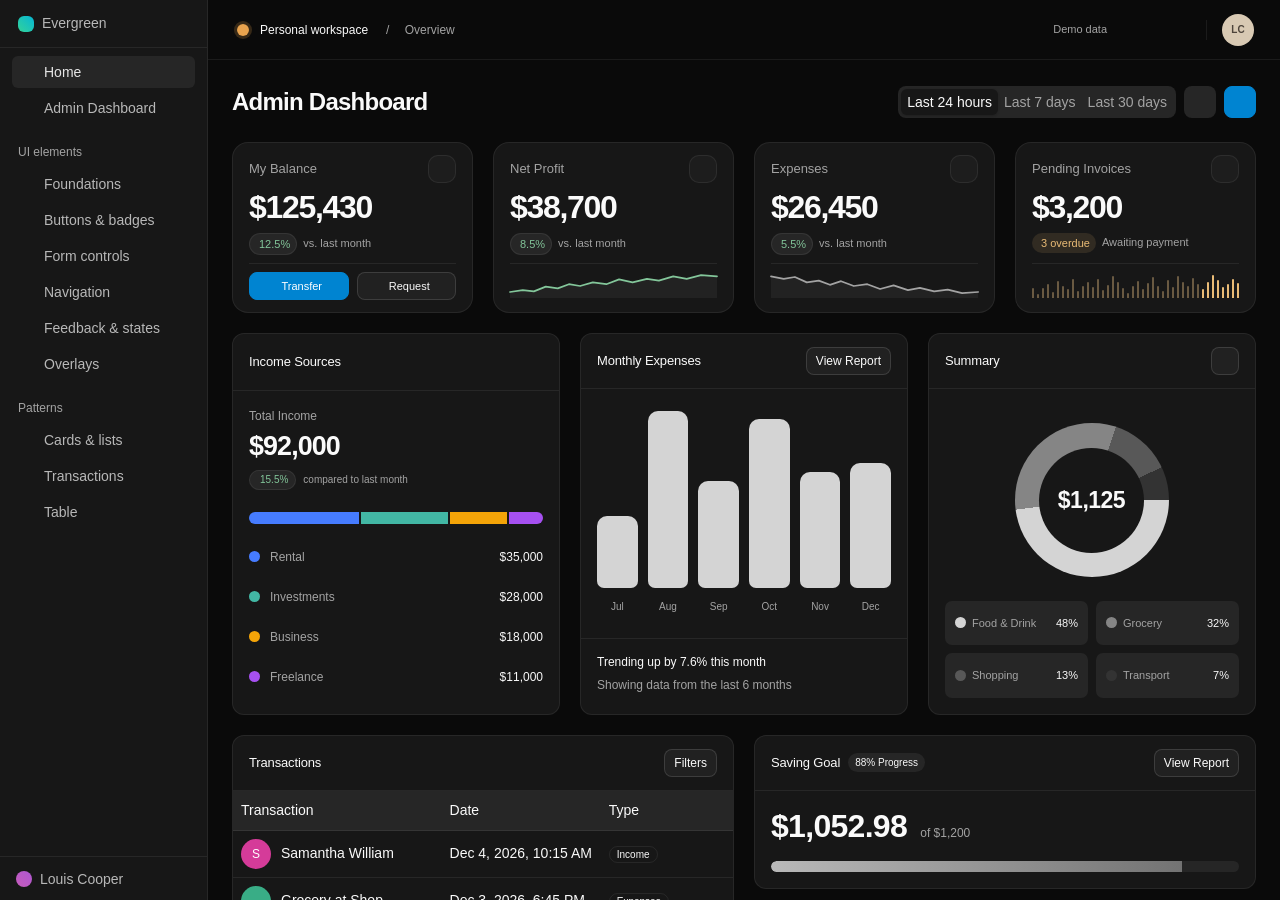
<file: index.html>
<!doctype html>
<html lang="en" data-bs-theme="dark" data-theme-storage="theme">
<head>
  <meta charset="utf-8">
  <meta name="viewport" content="width=device-width, initial-scale=1">
  <meta name="color-scheme" content="dark light">
  <meta name="darkreader-lock">
  <meta name="description" content="A general-purpose admin dashboard theme with metrics, charts, tables, progress indicators, and reusable components.">
  <title>Admin Dashboard · Evergreen</title>
  <link rel="stylesheet" href="https://cdn.jsdelivr.net/npm/bootstrap@5.3.8/dist/css/bootstrap.min.css">
  <link rel="stylesheet" href="https://mzgs.github.io/fa7/css/all.css">
  <link rel="stylesheet" href="style.css?v=14">
</head>
<body class="sidebar-expanded dashboard-page" data-sidebar-layout>
  <a class="visually-hidden-focusable skip-link" href="#main">Skip to dashboard</a>
  <aside class="sidebar" aria-label="Main navigation">
    <div class="sidebar-header">
      <div class="workspace-switcher"><span class="workspace-mark"></span><span>Evergreen</span></div>
      <button class="rail-button sidebar-toggle" aria-label="Collapse navigation" aria-expanded="true" title="Collapse navigation"><i class="fa-light fa-sidebar" aria-hidden="true"></i></button>
    </div>
    <nav class="sidebar-nav" aria-label="Component navigation">
      <div class="sidebar-links"><a class="rail-button active" title="Home" aria-label="Home" aria-current="location" href="#home"><i class="fa-light fa-house" aria-hidden="true"></i><span>Home</span></a><a class="rail-button" title="Admin Dashboard" href="index.html"><i class="fa-light fa-wallet" aria-hidden="true"></i><span>Admin Dashboard</span></a></div>
      <section class="sidebar-group">
        <button class="sidebar-group-title" data-bs-toggle="collapse" data-bs-target="#ui-links" aria-expanded="true" aria-controls="ui-links">UI elements <i class="fa-light fa-chevron-down" aria-hidden="true"></i></button>
        <div class="collapse show" id="ui-links"><div class="sidebar-links">
          <a class="rail-button" title="Foundations" aria-label="Foundations" href="#foundations"><i class="fa-light fa-palette" aria-hidden="true"></i><span>Foundations</span></a><a class="rail-button" title="Buttons & badges" aria-label="Buttons & badges" href="#buttons"><i class="fa-light fa-circle-dot" aria-hidden="true"></i><span>Buttons & badges</span></a><a class="rail-button" title="Form controls" aria-label="Form controls" href="#forms"><i class="fa-light fa-input-text" aria-hidden="true"></i><span>Form controls</span></a><a class="rail-button" title="Navigation" aria-label="Navigation" href="#navigation"><i class="fa-light fa-compass" aria-hidden="true"></i><span>Navigation</span></a><a class="rail-button" title="Feedback & states" aria-label="Feedback & states" href="#feedback"><i class="fa-light fa-circle-info" aria-hidden="true"></i><span>Feedback & states</span></a><a class="rail-button" title="Overlays" aria-label="Overlays" href="#overlays"><i class="fa-light fa-window-restore" aria-hidden="true"></i><span>Overlays</span></a>
        </div></div>
      </section>
      <section class="sidebar-group">
        <button class="sidebar-group-title" data-bs-toggle="collapse" data-bs-target="#pattern-links" aria-expanded="true" aria-controls="pattern-links">Patterns <i class="fa-light fa-chevron-down" aria-hidden="true"></i></button>
        <div class="collapse show" id="pattern-links"><div class="sidebar-links">
          <a class="rail-button" title="Cards & lists" aria-label="Cards & lists" href="#cards"><i class="fa-light fa-layer-group" aria-hidden="true"></i><span>Cards & lists</span></a><a class="rail-button" title="Transactions" aria-label="Transactions" href="#transactions"><i class="fa-light fa-arrows-rotate" aria-hidden="true"></i><span>Transactions</span></a><a class="rail-button" title="Table" aria-label="Table" href="#generic-table"><i class="fa-light fa-table" aria-hidden="true"></i><span>Table</span></a>
        </div></div>
      </section>
    </nav>
    <div class="sidebar-bottom"><button class="rail-button profile-button" data-bs-toggle="modal" data-bs-target="#account-modal" aria-label="Louis Cooper account" title="Louis Cooper"><span class="profile-avatar"></span><span>Louis Cooper</span></button><button class="rail-button profile-more" data-bs-toggle="modal" data-bs-target="#account-modal" aria-label="Account menu" title="Account menu"><i class="fa-light fa-ellipsis" aria-hidden="true"></i></button></div>
  </aside>
  <div class="overview-page">
  <div class="workspace">
    <header class="topbar d-flex align-items-center justify-content-between">
      <div class="d-flex align-items-center gap-2"><button type="button" class="btn icon-button mobile-menu" aria-label="Open navigation" aria-expanded="false"><i class="fa-light fa-bars" aria-hidden="true"></i></button><span class="overview-workspace-dot" aria-hidden="true"></span><span class="overview-workspace-name">Personal workspace</span><span class="overview-breadcrumb">/ <span>Overview</span></span></div>
      <div class="topbar-actions"><span class="overview-demo-label">Demo data</span><button type="button" class="btn icon-button" id="find-transactions" title="Search transactions" aria-label="Search transactions"><i class="fa-light fa-magnifying-glass" aria-hidden="true"></i></button><button type="button" class="btn icon-button theme-toggle" aria-label="Switch to light theme" title="Switch to light theme"><i class="fa-light fa-sun" aria-hidden="true"></i></button><span class="overview-topbar-divider"></span><button type="button" class="btn overview-avatar account-avatar" data-bs-toggle="modal" data-bs-target="#account-modal" aria-label="Louis Cooper account">LC</button></div>
    </header>
    <main class="dashboard-scroll" id="main" tabindex="-1" aria-label="Admin dashboard">
      <div class="dashboard-content overview-content" id="home">
        <div class="dashboard-heading"><h1>Admin Dashboard</h1><div class="dashboard-actions"><div class="date-range-control" data-date-range data-date-preset="day">
              <div class="chart-segment date-range-presets" role="group" aria-label="Dashboard reporting period"><button type="button" data-report-period="day" aria-pressed="true">Last 24 hours</button><button type="button" data-report-period="week" aria-pressed="false">Last 7 days</button><button type="button" data-report-period="month" aria-pressed="false">Last 30 days</button></div>
              <button type="button" class="btn btn-secondary icon-button date-range-trigger" id="date-range-trigger" aria-label="Select custom range" title="Select custom range" aria-haspopup="dialog" aria-expanded="false"><i class="fa-light fa-calendar" aria-hidden="true"></i><span class="date-range-dot" hidden></span></button>
              <input type="hidden" name="report_start" data-date-start><input type="hidden" name="report_end" data-date-end><span id="date-range-status" data-date-status class="visually-hidden" role="status"></span>
            </div><button type="button" class="btn overview-primary icon-button" data-export="overview" aria-label="Download dashboard report" title="Download dashboard report"><i class="fa-light fa-arrow-down-to-bracket" aria-hidden="true"></i></button></div></div>
        <section class="metric-grid overview-metrics" aria-label="Overview metrics">
          <article class="dashboard-panel overview-metric overview-metric-highlight" aria-labelledby="balance-label">
            <div class="overview-metric-heading"><h2 id="balance-label">My Balance</h2><span class="overview-metric-icon" aria-hidden="true"><i class="fa-light fa-wallet"></i></span></div>
            <div class="overview-metric-body">
              <p class="overview-metric-value" id="overview-total">$125,430</p>
              <p class="overview-metric-comparison"><span class="overview-trend positive"><i class="fa-light fa-arrow-up-right" aria-hidden="true"></i> 12.5%</span><span>vs. last month</span></p>
            </div>
            <div class="overview-metric-footer overview-metric-actions">
              <button type="button" class="btn overview-primary" data-payment="transfer" data-bs-toggle="modal" data-bs-target="#payment-modal"><i class="fa-light fa-arrow-up-right" aria-hidden="true"></i> Transfer</button>
              <button type="button" class="btn btn-surface" data-payment="request" data-bs-toggle="modal" data-bs-target="#payment-modal"><i class="fa-light fa-arrow-down-left" aria-hidden="true"></i> Request</button>
            </div>
          </article>
          <article class="dashboard-panel overview-metric" aria-labelledby="profit-label">
            <div class="overview-metric-heading"><h2 id="profit-label">Net Profit</h2><span class="overview-metric-icon" aria-hidden="true"><i class="fa-light fa-chart-line-up"></i></span></div>
            <div class="overview-metric-body">
              <p class="overview-metric-value">$38,700</p>
              <p class="overview-metric-comparison"><span class="overview-trend positive"><i class="fa-light fa-arrow-up-right" aria-hidden="true"></i> 8.5%</span><span>vs. last month</span></p>
            </div>
            <div class="overview-metric-footer"><svg class="overview-sparkline" viewBox="0 0 260 40" preserveAspectRatio="none" role="img" aria-label="Net profit increased over the last month"><path class="overview-sparkline-area" d="M0 30 16 27 30 29 45 21 60 24 74 17 88 20 104 14 121 17 137 9 154 14 172 8 187 11 205 4 222 8 240 2 260 4 V40 H0 Z"/><path d="M0 30 16 27 30 29 45 21 60 24 74 17 88 20 104 14 121 17 137 9 154 14 172 8 187 11 205 4 222 8 240 2 260 4"/></svg></div>
          </article>
          <article class="dashboard-panel overview-metric" aria-labelledby="expense-label">
            <div class="overview-metric-heading"><h2 id="expense-label">Expenses</h2><span class="overview-metric-icon" aria-hidden="true"><i class="fa-light fa-arrow-up-from-bracket"></i></span></div>
            <div class="overview-metric-body">
              <p class="overview-metric-value">$26,450</p>
              <p class="overview-metric-comparison"><span class="overview-trend positive"><i class="fa-light fa-arrow-down-right" aria-hidden="true"></i> 5.5%</span><span>vs. last month</span></p>
            </div>
            <div class="overview-metric-footer"><svg class="overview-sparkline sparkline-muted" viewBox="0 0 260 40" preserveAspectRatio="none" role="img" aria-label="Expenses decreased over the last month"><path class="overview-sparkline-area" d="M0 4 16 8 30 5 45 14 60 11 74 18 88 12 104 20 121 17 137 25 154 19 172 27 187 23 205 29 222 26 240 32 260 30 V40 H0 Z"/><path d="M0 4 16 8 30 5 45 14 60 11 74 18 88 12 104 20 121 17 137 25 154 19 172 27 187 23 205 29 222 26 240 32 260 30"/></svg></div>
          </article>
          <article class="dashboard-panel overview-metric overview-metric-pending" aria-labelledby="invoices-label">
            <div class="overview-metric-heading"><h2 id="invoices-label">Pending Invoices</h2><span class="overview-metric-icon" aria-hidden="true"><i class="fa-light fa-file-invoice-dollar"></i></span></div>
            <div class="overview-metric-body">
              <p class="overview-metric-value">$3,200</p>
              <p class="overview-metric-comparison"><span class="overview-trend overview-trend-warning"><i class="fa-light fa-clock" aria-hidden="true"></i> 3 overdue</span><span>Awaiting payment</span></p>
            </div>
            <div class="overview-metric-footer"><div class="overview-mini-bars" aria-hidden="true"></div></div>
          </article>
        </section>
        <div class="overview-charts">
          <section class="dashboard-panel" id="income" aria-labelledby="income-title"><div class="panel-header"><h2 id="income-title">Income Sources</h2><button type="button" class="btn icon-button" data-report="income" data-bs-toggle="modal" data-bs-target="#report-modal" aria-label="Open income report"><i class="fa-light fa-arrow-up-right" aria-hidden="true"></i></button></div><div class="panel-body"><p class="overview-muted mb-1">Total Income</p><p class="overview-metric-value">$92,000</p><p class="overview-comparison"><span class="overview-trend positive"><i class="fa-light fa-arrow-trend-up" aria-hidden="true"></i> 15.5%</span><span class="overview-muted">compared to last month</span></p><div class="overview-segmented-track" role="img" aria-label="Rental 38 percent, Investments 30 percent, Business 20 percent, Freelance 12 percent"><span style="--share:38.04%;--source:#467cff"></span><span style="--share:30.43%;--source:#42b7a4"></span><span style="--share:19.57%;--source:#f4a408"></span><span style="--share:11.96%;--source:#a650f1"></span></div><ul class="overview-source-list"><li><span><i style="--source:#467cff"></i>Rental</span><strong>$35,000</strong></li><li><span><i style="--source:#42b7a4"></i>Investments</span><strong>$28,000</strong></li><li><span><i style="--source:#f4a408"></i>Business</span><strong>$18,000</strong></li><li><span><i style="--source:#a650f1"></i>Freelance</span><strong>$11,000</strong></li></ul></div></section>
          <section class="dashboard-panel overview-bar-panel" id="expenses" aria-labelledby="expenses-title"><div class="panel-header"><h2 id="expenses-title">Monthly Expenses <i class="fa-light fa-circle-info" aria-hidden="true" title="Sample expenses for the last six months"></i></h2><button type="button" class="btn btn-surface btn-sm" data-report="expenses" data-bs-toggle="modal" data-bs-target="#report-modal">View Report</button></div><div class="panel-body overview-bar-body"><div class="overview-monthly-bars" role="img" aria-label="Monthly expenses: May $10,600; June $26,100; July $15,800; August $24,800; September $17,100; October $18,400"><div><span style="--height:40.6%" title="May: $10,600"></span><small>May</small></div><div><span style="--height:100%" title="Jun: $26,100"></span><small>Jun</small></div><div><span style="--height:60.5%" title="Jul: $15,800"></span><small>Jul</small></div><div><span style="--height:95%" title="Aug: $24,800"></span><small>Aug</small></div><div><span style="--height:65.5%" title="Sep: $17,100"></span><small>Sep</small></div><div><span style="--height:70.5%" title="Oct: $18,400"></span><small>Oct</small></div></div></div><div class="overview-chart-footer"><p>Trending up by 7.6% this month <i class="fa-light fa-arrow-trend-up" aria-hidden="true"></i></p><p class="overview-muted">Showing data from the last 6 months</p></div></section>
          <section class="dashboard-panel" aria-labelledby="summary-title"><div class="panel-header"><h2 id="summary-title">Summary <i class="fa-light fa-circle-info" aria-hidden="true" title="Breakdown of everyday spending"></i></h2><button type="button" class="btn btn-surface icon-button btn-sm" data-report="summary" data-bs-toggle="modal" data-bs-target="#report-modal" aria-label="View spending summary"><i class="fa-light fa-chevron-right" aria-hidden="true"></i></button></div><div class="panel-body"><div class="overview-donut" role="img" aria-label="Everyday spending $1,125. Food and drink 48%, Grocery 32%, Shopping 13%, Transport 7%"><span>$1,125</span></div><ul class="overview-summary-list"><li><span><i style="--source:var(--overview-chart-1)"></i>Food &amp; Drink</span><strong>48%</strong></li><li><span><i style="--source:var(--overview-chart-2)"></i>Grocery</span><strong>32%</strong></li><li><span><i style="--source:var(--overview-chart-3)"></i>Shopping</span><strong>13%</strong></li><li><span><i style="--source:var(--overview-chart-4)"></i>Transport</span><strong>7%</strong></li></ul></div></section>
        </div>
        <div class="overview-bottom-grid">
          <section class="dashboard-panel overview-records" id="transactions" aria-labelledby="transactions-title"><div class="panel-header"><h2 id="transactions-title">Transactions</h2><button type="button" class="btn btn-surface btn-sm" id="view-transactions" aria-expanded="false" aria-controls="transaction-filters">Filters</button></div><div class="overview-record-filters" id="transaction-filters" hidden><label class="overview-search"><i class="fa-light fa-magnifying-glass" aria-hidden="true"></i><span class="visually-hidden">Search transactions</span><input class="form-control" id="transaction-search" type="search" placeholder="Search transactions…"></label><label><span class="visually-hidden">Transaction type</span><select class="form-select" id="transaction-type"><option value="all">All types</option><option value="income">Income</option><option value="expense">Expenses</option><option value="request">Requests</option></select></label></div><div class="table-container" role="region" aria-label="Transactions, scroll horizontally for more columns" tabindex="0"><table><thead><tr><th scope="col">Transaction</th><th scope="col">Date</th><th scope="col">Type</th><th scope="col" class="numeric-cell">Amount</th></tr></thead><tbody id="overview-record-body"></tbody></table></div><div class="table-footer"><span id="transaction-count" role="status"></span><span>All dates</span></div></section>
          <div class="overview-side-column">
            <section class="dashboard-panel" id="savings" aria-labelledby="savings-title"><div class="panel-header"><div class="d-flex align-items-center gap-2"><h2 id="savings-title">Saving Goal</h2><span class="overview-neutral-badge">88% Progress</span></div><button type="button" class="btn btn-surface btn-sm" data-report="savings" data-bs-toggle="modal" data-bs-target="#report-modal">View Report</button></div><div class="panel-body"><p class="overview-goal-value">$1,052.98 <span class="overview-muted">of $1,200</span></p><div class="progress overview-goal-progress" role="progressbar" aria-label="Saving goal progress" aria-valuenow="87.75" aria-valuemin="0" aria-valuemax="100" aria-valuetext="$1,052.98 saved of $1,200"><div class="progress-bar" style="width:87.75%"></div></div></div></section>
            <section class="dashboard-panel overview-carousel" id="wallet" aria-labelledby="wallet-title"><div class="panel-header"><div><h2 id="wallet-title">My Wallet</h2><p class="overview-muted mt-1 mb-0" id="wallet-count">A total of 4 cards are listed</p></div><button type="button" class="btn btn-surface btn-sm" data-bs-toggle="modal" data-bs-target="#card-modal"><i class="fa-light fa-plus" aria-hidden="true"></i> Add New</button></div><div class="overview-carousel-track" id="wallet-cards" tabindex="0" aria-label="Wallet cards, scroll horizontally to see all cards"></div><div class="overview-carousel-footer"><span class="overview-muted">Your cards, in one place</span><div class="d-flex gap-1"><button type="button" class="btn icon-button btn-sm" id="wallet-previous" aria-label="Previous wallet card"><i class="fa-light fa-arrow-left" aria-hidden="true"></i></button><button type="button" class="btn icon-button btn-sm" id="wallet-next" aria-label="Next wallet card"><i class="fa-light fa-arrow-right" aria-hidden="true"></i></button></div></div></section>
          </div>
        </div>
        <section class="overview-insights" aria-labelledby="insights-title">
          <div class="overview-insights-heading"><h2 id="insights-title">More insights</h2><span class="overview-muted">Your monthly snapshot</span></div>
          <div class="metric-grid overview-metrics">
            <article class="dashboard-panel overview-insight overview-insight-stat" aria-labelledby="visits-title">
              <div class="overview-insight-stat-heading">
                <div><h3 id="visits-title">Visits</h3><p class="overview-insight-value">1.85M</p></div>
                <span class="overview-activity-icon text-primary" aria-hidden="true"><i class="fa-light fa-chart-line"></i></span>
              </div>
              <p class="overview-insight-stat-comparison"><span class="text-danger"><i class="fa-light fa-arrow-down-right" aria-hidden="true"></i><span class="visually-hidden">Down </span>18.6%</span><span>vs. last 30 days</span></p>
            </article>
            <article class="dashboard-panel overview-insight overview-insight-stat" aria-labelledby="visitors-title">
              <div class="overview-insight-stat-heading">
                <div><h3 id="visitors-title">Unique visitors</h3><p class="overview-insight-value">738.2K</p></div>
                <span class="overview-activity-icon text-primary" aria-hidden="true"><i class="fa-light fa-users"></i></span>
              </div>
              <p class="overview-insight-stat-comparison"><span class="text-success"><i class="fa-light fa-arrow-up-right" aria-hidden="true"></i><span class="visually-hidden">Up </span>11.2%</span><span>vs. last 30 days</span></p>
            </article>
            <article class="dashboard-panel overview-insight overview-insight-stat" aria-labelledby="visit-duration-title">
              <div class="overview-insight-stat-heading">
                <div><h3 id="visit-duration-title">Avg. visit duration</h3><p class="overview-insight-value"><time datetime="PT17M23S">17<span>m</span> 23<span>s</span></time></p></div>
                <span class="overview-activity-icon text-primary" aria-hidden="true"><i class="fa-light fa-clock"></i></span>
              </div>
              <p class="overview-insight-stat-comparison"><span class="text-success"><i class="fa-light fa-arrow-up-right" aria-hidden="true"></i><span class="visually-hidden">Up </span>9.22%</span><span>vs. last 30 days</span></p>
            </article>
            <article class="dashboard-panel overview-insight overview-insight-stat" aria-labelledby="bounce-rate-title">
              <div class="overview-insight-stat-heading">
                <div><h3 id="bounce-rate-title">Bounce rate</h3><p class="overview-insight-value">42.8%</p></div>
                <span class="overview-activity-icon text-primary" aria-hidden="true"><i class="fa-light fa-arrow-right-from-bracket"></i></span>
              </div>
              <p class="overview-insight-stat-comparison"><span class="text-success"><i class="fa-light fa-arrow-down-right" aria-hidden="true"></i><span class="visually-hidden">Down </span>2.83%</span><span>vs. last 30 days</span></p>
            </article>
          </div>
        </section>
        <section class="metric-grid overview-metrics overview-activity" aria-label="Activity summary">
          <article class="dashboard-panel overview-activity-card" aria-labelledby="sales-label">
            <span class="overview-activity-icon text-primary" aria-hidden="true"><i class="fa-light fa-dollar-sign"></i></span>
            <div><h2 id="sales-label"><span>132</span> Sales</h2><p>12 awaiting payment</p></div>
          </article>
          <article class="dashboard-panel overview-activity-card" aria-labelledby="orders-label">
            <span class="overview-activity-icon text-success" aria-hidden="true"><i class="fa-light fa-cart-shopping"></i></span>
            <div><h2 id="orders-label"><span>78</span> Orders</h2><p>32 shipped</p></div>
          </article>
          <article class="dashboard-panel overview-activity-card" aria-labelledby="members-label">
            <span class="overview-activity-icon text-danger" aria-hidden="true"><i class="fa-light fa-user"></i></span>
            <div><h2 id="members-label"><span>1,352</span> Members</h2><p>163 joined today</p></div>
          </article>
          <article class="dashboard-panel overview-activity-card" aria-labelledby="comments-label">
            <span class="overview-activity-icon text-warning" aria-hidden="true"><i class="fa-light fa-comment-lines"></i></span>
            <div><h2 id="comments-label"><span>132</span> Comments</h2><p>16 awaiting review</p></div>
          </article>
        </section>
        <section id="ui-elements" aria-labelledby="ui-elements-title">
          <div class="section-heading"><div><h2 id="ui-elements-title">UI elements</h2><p>Reusable components and interactive examples.</p></div></div>
        <section id="foundations" class="showcase-section" aria-labelledby="foundations-title">
          <div class="section-heading"><div><div class="eyebrow">01 / UI collection</div><h2 id="foundations-title">Foundations</h2><p>The building blocks of a consistent interface.</p></div><a class="back-to-top" href="#home" aria-label="Back to top">↑ Top</a></div>
          <div class="component-grid"><article class="dashboard-panel"><div class="panel-header"><h3>Typography</h3></div><div class="panel-body"><div class="type-sample"><span class="sample-caption">Display</span><div class="type-display">Make it clear.</div></div><div class="type-sample"><span class="sample-caption">Heading</span><h4 class="type-heading">A place for every detail</h4></div><div class="type-sample"><span class="sample-caption">Body &amp; muted text</span><p>Use a consistent type scale to bring structure to your interface.</p><p class="text-body-secondary">Supporting text keeps the focus on what matters.</p></div><div class="component-group"><a href="#navigation">Text link</a><code>inline code</code><kbd>⌘ K</kbd></div></div>
</article><article class="dashboard-panel"><div class="panel-header"><h3>Colors &amp; surfaces</h3></div><div class="panel-body"><div class="swatch-grid"><div><span style="background:var(--background)"></span>Background</div><div><span class="bg-surface"></span>Surface</div><div><span class="bg-surface-raised"></span>Raised</div><div><span style="background:var(--primary)"></span>Primary</div><div><span style="background:var(--muted)"></span>Muted</div><div><span style="background:var(--positive)"></span>Success</div><div><span style="background:var(--warning)"></span>Warning</div><div><span style="background:var(--negative)"></span>Danger</div><div><span style="background:var(--line)"></span>Border</div></div><p class="panel-subtitle mt-3">Switch the theme in the top bar to preview both palettes.</p></div>
</article><article class="dashboard-panel"><div class="panel-header"><h3>Icons &amp; avatars</h3></div><div class="panel-body"><div class="icon-samples" aria-label="Sample icons"><i class="fa-light fa-house" aria-hidden="true"></i><i class="fa-light fa-magnifying-glass" aria-hidden="true"></i><i class="fa-light fa-bell" aria-hidden="true"></i><i class="fa-light fa-calendar" aria-hidden="true"></i><i class="fa-light fa-heart" aria-hidden="true"></i><i class="fa-light fa-gear" aria-hidden="true"></i></div><p class="component-label">Avatar sizes</p><div class="component-group"><span class="initial-avatar purple avatar-small">LC</span><span class="initial-avatar blue">JD</span><span class="initial-avatar green avatar-large">AK</span><span class="avatar-fallback" aria-label="Anonymous user"><i class="fa-light fa-user" aria-hidden="true"></i></span></div><p class="component-label">Avatar group</p><div class="avatar-stack" aria-label="Three team members and five more"><span class="initial-avatar purple">LC</span><span class="initial-avatar blue">JD</span><span class="initial-avatar green">AK</span><span class="initial-avatar">+5</span></div></div>
</article></div>
        </section>
        <section id="buttons" class="showcase-section showcase-buttons" aria-labelledby="buttons-title">
          <div class="section-heading"><div><div class="eyebrow">02 / UI collection</div><h2 id="buttons-title">Buttons & badges</h2><p>Action variants, sizes, icon buttons, and status labels.</p></div><a class="back-to-top" href="#home" aria-label="Back to top">↑ Top</a></div>
          <div class="component-grid"><section class="dashboard-panel" aria-labelledby="actions-title"><div class="panel-header"><h3 id="actions-title">Buttons &amp; status</h3></div><div class="panel-body"><p class="component-label">Actions</p><div class="component-group"><button class="btn btn-primary" data-notify="Changes saved successfully."><i class="fa-light fa-check" aria-hidden="true"></i> Save changes</button><button class="btn btn-surface" data-bs-toggle="modal" data-bs-target="#transaction-modal">Outline</button><button class="btn btn-secondary" data-notify="Changes saved successfully.">Secondary</button><button class="btn btn-ghost" data-notify="Your dashboard is up to date.">Ghost</button><button class="btn btn-outline-danger" data-bs-toggle="modal" data-bs-target="#reset-modal">Reset tasks</button><button class="btn btn-surface" disabled>Disabled</button><button class="btn btn-primary" disabled><span class="spinner-border spinner-border-sm" aria-hidden="true"></span> Loading</button></div><p class="component-label">Sizes &amp; icon actions</p><div class="component-group"><button class="btn btn-surface btn-sm" data-notify="Small button clicked.">Small</button><button class="btn btn-surface" data-notify="Default button clicked.">Default</button><button class="btn btn-surface btn-lg" data-notify="Large button clicked.">Large</button><button class="btn btn-surface icon-button" aria-label="Add item" data-bs-toggle="modal" data-bs-target="#task-modal"><i class="fa-light fa-plus" aria-hidden="true"></i></button><a class="btn btn-link" href="#forms">Link button</a></div><p class="component-label">Button group</p><div class="btn-group" role="group" aria-label="Example view mode"><input type="radio" class="btn-check" name="demo-view" id="view-list" autocomplete="off" checked><label class="btn btn-surface" for="view-list"><i class="fa-light fa-list" aria-hidden="true"></i> List</label><input type="radio" class="btn-check" name="demo-view" id="view-grid" autocomplete="off"><label class="btn btn-surface" for="view-grid"><i class="fa-light fa-grid-2" aria-hidden="true"></i> Grid</label><input type="radio" class="btn-check" name="demo-view" id="view-board" autocomplete="off"><label class="btn btn-surface" for="view-board"><i class="fa-light fa-columns-3" aria-hidden="true"></i> Board</label></div><p class="component-label">Badges · semantic states</p><div class="component-group"><span class="status-badge">Paid</span><span class="status-badge pending">Pending</span><span class="status-badge failed">Failed</span><span class="status-badge neutral">Draft</span></div></div>
</section></div>
        </section>
        <section id="forms" class="showcase-section" aria-labelledby="forms-title">
          <div class="section-heading"><div><div class="eyebrow">03 / UI collection</div><h2 id="forms-title">Form controls</h2><p>Common inputs with default, disabled, read-only, and validation states.</p></div><a class="back-to-top" href="#home" aria-label="Back to top">↑ Top</a></div>
          <div class="component-grid"><section id="billing" class="dashboard-panel" aria-labelledby="preferences-title"><div class="panel-header"><h3 id="preferences-title">Form controls</h3></div><form class="panel-body" id="preferences-form"><div class="mb-3"><label for="workspace-name" class="form-label">Workspace name</label><input id="workspace-name" name="workspace" class="form-control" value="Evergreen" maxlength="40" required></div><div class="row g-2 mb-3"><div class="col-6"><label for="digest-frequency" class="form-label">Email digest</label><select id="digest-frequency" class="form-select"><option>Weekly</option><option>Daily</option><option>Monthly</option></select></div><div class="col-6"><label for="review-date" class="form-label">Review date</label><input id="review-date" type="date" class="form-control" value="2026-10-08" required></div></div><div class="form-check form-switch mb-2"><input class="form-check-input" type="checkbox" role="switch" id="email-notifications" checked><label class="form-check-label small" for="email-notifications">Email notifications</label></div><div class="form-check mb-3"><input class="form-check-input" type="checkbox" id="weekly-report" checked><label class="form-check-label small" for="weekly-report">Include the weekly report</label></div><button class="btn btn-surface" type="submit">Save preferences</button><span id="preferences-status" class="visually-hidden" role="status"></span></form>
</section><article class="dashboard-panel"><div class="panel-header"><h3>Inputs &amp; selections</h3></div><div class="panel-body"><div class="mb-3"><label for="demo-search" class="form-label">Search</label><div class="input-group"><span class="input-group-text"><i class="fa-light fa-magnifying-glass" aria-hidden="true"></i></span><input id="demo-search" name="search" type="search" class="form-control" placeholder="Search…"></div></div><div class="mb-3"><label for="demo-select" class="form-label">Select</label><select id="demo-select" class="form-select"><option value="" disabled selected>Select a team</option><option value="design">Design</option><option value="engineering">Engineering</option><option value="marketing">Marketing</option><option value="operations">Operations</option></select></div><div class="mb-3"><label for="demo-email" class="form-label">Input group</label><div class="input-group"><span class="input-group-text">@</span><input id="demo-email" type="email" class="form-control" placeholder="you@example.com"></div></div><div class="mb-3"><label for="demo-notes" class="form-label">Textarea</label><textarea id="demo-notes" class="form-control" rows="3" placeholder="Write a short description…"></textarea></div><fieldset><legend class="form-label">Radio group</legend><div class="component-group"><div class="form-check"><input id="plan-starter" class="form-check-input" type="radio" name="demo-plan" checked><label class="form-check-label" for="plan-starter">Starter</label></div><div class="form-check"><input id="plan-pro" class="form-check-input" type="radio" name="demo-plan"><label class="form-check-label" for="plan-pro">Pro</label></div><div class="form-check"><input id="plan-disabled" class="form-check-input" type="radio" name="demo-plan" disabled><label class="form-check-label" for="plan-disabled">Unavailable</label></div></div></fieldset><div class="mt-3"><label for="demo-range" class="form-label">Range <output id="range-value" for="demo-range" data-suffix="%">50%</output></label><input id="demo-range" class="form-range" type="range" min="0" max="100" value="50"></div></div>
</article><article class="dashboard-panel"><div class="panel-header"><h3>Input states &amp; native controls</h3></div><div class="panel-body"><div class="mb-3"><label class="form-label" for="demo-valid">Success</label><input id="demo-valid" class="form-control is-valid" value="evergreen" aria-describedby="valid-hint"><div class="valid-feedback" id="valid-hint">This workspace name is available.</div></div><div class="mb-3"><label class="form-label" for="demo-invalid">Error</label><input id="demo-invalid" class="form-control is-invalid" value="invalid-email" aria-invalid="true" aria-describedby="invalid-hint"><div class="invalid-feedback" id="invalid-hint">Enter a valid email address.</div></div><div class="row g-2 mb-3"><div class="col-6"><label class="form-label" for="demo-disabled">Disabled</label><input id="demo-disabled" class="form-control" value="Unavailable" disabled></div><div class="col-6"><label class="form-label" for="demo-readonly">Read only</label><input id="demo-readonly" class="form-control" value="INV-1048" readonly></div></div><div class="mb-3"><label class="form-label" for="demo-file">File upload</label><input id="demo-file" class="form-control" type="file"></div><div class="row g-2"><div class="col-8"><label class="form-label" for="demo-time">Time</label><input id="demo-time" class="form-control" type="time" value="09:30"></div><div class="col-4"><label class="form-label" for="demo-color">Color</label><input id="demo-color" class="form-control form-control-color" type="color" value="#65bda2"></div></div></div>
</article><article class="dashboard-panel"><div class="panel-header"><h3>Floating labels &amp; suggestions</h3></div><div class="panel-body"><div class="form-floating mb-3"><input id="floating-email" type="email" class="form-control" placeholder="name@example.com"><label for="floating-email">Email address</label></div><div class="form-floating mb-3"><input id="demo-password" type="password" class="form-control" placeholder="Password" autocomplete="new-password"><label for="demo-password">Password</label></div><label class="form-label" for="demo-city">Autocomplete suggestions</label><input id="demo-city" class="form-control" list="city-options" placeholder="Choose or type a city"><datalist id="city-options"><option value="Istanbul"><option value="London"><option value="New York"><option value="Tokyo"></datalist><p class="panel-subtitle mt-2">Type to filter the native suggestions.</p></div>
</article><article class="dashboard-panel"><div class="panel-header"><h3>Multiple selection &amp; numbers</h3></div><div class="panel-body"><div class="mb-3"><label for="demo-multiple" class="form-label">Multiple select</label><select id="demo-multiple" class="form-select" multiple size="4" aria-describedby="multiple-hint"><option selected>Design</option><option>Engineering</option><option>Marketing</option><option>Operations</option></select><p class="panel-subtitle mt-2" id="multiple-hint">Hold Command or Control to select multiple teams.</p></div><div class="row g-2"><div class="col-6"><label for="demo-quantity" class="form-label">Quantity</label><input id="demo-quantity" type="number" class="form-control" min="1" max="100" value="3"></div><div class="col-6"><label for="demo-url" class="form-label">Website</label><input id="demo-url" type="url" class="form-control" placeholder="https://example.com"></div></div></div>
</article><article class="dashboard-panel"><div class="panel-header"><h3>Checkboxes &amp; switches</h3></div><div class="panel-body"><fieldset class="mb-4"><legend class="form-label">Checkbox states</legend><div class="form-check mb-2"><input id="demo-check-default" type="checkbox" class="form-check-input"><label for="demo-check-default" class="form-check-label">Unchecked</label></div><div class="form-check mb-2"><input id="demo-check-checked" type="checkbox" class="form-check-input" checked><label for="demo-check-checked" class="form-check-label">Checked</label></div><div class="form-check mb-2"><input id="demo-check-mixed" data-indeterminate type="checkbox" class="form-check-input"><label for="demo-check-mixed" class="form-check-label">Indeterminate</label></div><div class="form-check"><input id="demo-check-disabled" type="checkbox" class="form-check-input" disabled><label for="demo-check-disabled" class="form-check-label">Disabled</label></div></fieldset><fieldset><legend class="form-label">Switch states</legend><div class="form-check form-switch mb-2"><input id="demo-switch-off" type="checkbox" role="switch" class="form-check-input"><label for="demo-switch-off" class="form-check-label">Off</label></div><div class="form-check form-switch mb-2"><input id="demo-switch-on" type="checkbox" role="switch" class="form-check-input" checked><label for="demo-switch-on" class="form-check-label">On</label></div><div class="form-check form-switch"><input id="demo-switch-disabled" type="checkbox" role="switch" class="form-check-input" disabled><label for="demo-switch-disabled" class="form-check-label">Disabled</label></div></fieldset></div>
</article><article class="dashboard-panel"><div class="panel-header"><h3>Date range</h3></div><div class="panel-body"><p class="panel-subtitle mb-3">Select dates with an independent calendar picker.</p><div class="date-range-control" data-date-range>
              <button type="button" class="btn btn-secondary date-range-trigger"><i class="fa-light fa-calendar" aria-hidden="true"></i><span data-date-label>Choose dates</span></button>
              <input type="hidden" name="start_date" data-date-start><input type="hidden" name="end_date" data-date-end><span class="visually-hidden" data-date-status role="status"></span>
            </div></div>
</article></div>
        </section>
        <section id="navigation" class="showcase-section" aria-labelledby="navigation-title">
          <div class="section-heading"><div><div class="eyebrow">04 / UI collection</div><h2 id="navigation-title">Navigation</h2><p>Help people move through content and find the right action.</p></div><a class="back-to-top" href="#home" aria-label="Back to top">↑ Top</a></div>
          <div class="component-grid"><section class="dashboard-panel" aria-labelledby="tabs-title"><div class="panel-header"><h3 id="tabs-title">Tabs &amp; team</h3></div><div class="panel-body"><ul class="nav nav-tabs" role="tablist"><li class="nav-item" role="presentation"><button class="nav-link active" id="team-tab" data-bs-toggle="tab" data-bs-target="#team-pane" type="button" role="tab" aria-controls="team-pane" aria-selected="true">Team</button></li><li class="nav-item" role="presentation"><button class="nav-link" id="details-tab" data-bs-toggle="tab" data-bs-target="#details-pane" type="button" role="tab" aria-controls="details-pane" aria-selected="false">Details</button></li></ul><div class="tab-content pt-3"><div class="tab-pane fade show active" id="team-pane" role="tabpanel" aria-labelledby="team-tab" tabindex="0"><div class="team-row"><span class="initial-avatar purple">LC</span><span>Louis Cooper<br><small class="text-body-secondary">Workspace owner</small></span><span class="status-badge">Online</span></div><div class="team-row"><span class="initial-avatar green">AK</span><span>Ava Kim<br><small class="text-body-secondary">Marketing</small></span><span class="status-badge">Online</span></div><div class="team-row"><span class="initial-avatar blue">JD</span><span>James Davis<br><small class="text-body-secondary">Operations</small></span><span class="status-badge neutral">Away</span></div></div><div class="tab-pane fade" id="details-pane" role="tabpanel" aria-labelledby="details-tab" tabindex="0"><p>Evergreen brings your customers, payments, and daily work into one workspace.</p><div class="source-row"><span>Plan</span><strong>Business</strong></div><div class="source-row"><span>Team members</span><strong>12 of 20 seats</strong></div><div class="source-row"><span>Storage used</span><strong>6.4 GB of 10 GB</strong></div><div class="progress mt-3" role="progressbar" aria-label="Storage used" aria-valuenow="64" aria-valuemin="0" aria-valuemax="100"><div class="progress-bar" style="width:64%"></div></div></div></div></div>
</section><section id="more" class="dashboard-panel" aria-labelledby="help-title"><div class="panel-header"><h3 id="help-title">Accordion &amp; help</h3></div><div class="panel-body"><div class="accordion" id="help-accordion"><div class="accordion-item"><h4 class="accordion-header"><button class="accordion-button" type="button" data-bs-toggle="collapse" data-bs-target="#help-one" aria-expanded="true" aria-controls="help-one">How do I export a report?</button></h4><div id="help-one" class="accordion-collapse collapse show" data-bs-parent="#help-accordion"><div class="accordion-body">Select Download dashboard report in the dashboard header, or Download report in Quick actions, to save a CSV file.</div></div></div><div class="accordion-item"><h4 class="accordion-header"><button class="accordion-button collapsed" type="button" data-bs-toggle="collapse" data-bs-target="#help-two" aria-expanded="false" aria-controls="help-two">Can I filter transactions?</button></h4><div id="help-two" class="accordion-collapse collapse" data-bs-parent="#help-accordion"><div class="accordion-body">Select Filters above Transactions to search names and choose a transaction type. Download dashboard report exports the matching rows.</div></div></div><div class="accordion-item"><h4 class="accordion-header"><button class="accordion-button collapsed" type="button" data-bs-toggle="collapse" data-bs-target="#help-three" aria-expanded="false" aria-controls="help-three">Are these live business metrics?</button></h4><div id="help-three" class="accordion-collapse collapse" data-bs-parent="#help-accordion"><div class="accordion-body">This theme uses sample data. Transfers, requests, and added wallet cards last for this page session. Your theme and workspace preferences are saved on this browser when storage is available.</div></div></div></div></div>
</section><article class="dashboard-panel"><div class="panel-header"><h3>Breadcrumbs, menus &amp; pagination</h3></div><div class="panel-body"><p class="component-label">Breadcrumb</p><nav aria-label="Example breadcrumb"><ol class="breadcrumb"><li class="breadcrumb-item"><a href="#home">Home</a></li><li class="breadcrumb-item"><a href="#navigation">Components</a></li><li class="breadcrumb-item active" aria-current="page">Navigation</li></ol></nav><p class="component-label">Dropdown menu</p><div class="dropdown"><button class="btn btn-surface dropdown-toggle" data-bs-toggle="dropdown" aria-expanded="false">Open menu</button><ul class="dropdown-menu"><li><a class="dropdown-item" href="#forms">Edit preferences</a></li><li><button class="dropdown-item" data-bs-toggle="modal" data-bs-target="#account-modal">View profile</button></li><li><hr class="dropdown-divider"></li><li><button class="dropdown-item" data-notify="This is a sample menu action.">Show notification</button></li></ul></div><p class="component-label">Pagination</p><nav aria-label="Example pagination" data-pagination><ul class="pagination demo-pagination mb-0"><li class="page-item disabled"><button class="page-link" data-page="previous" disabled aria-label="Previous example page">‹</button></li><li class="page-item active"><button class="page-link" data-page="1" aria-current="page">1</button></li><li class="page-item"><button class="page-link" data-page="2">2</button></li><li class="page-item"><button class="page-link" data-page="3">3</button></li><li class="page-item"><button class="page-link" data-page="next" aria-label="Next example page">›</button></li></ul><p class="panel-subtitle mt-3" id="demo-page-content" data-page-output aria-live="polite">Page 1 of 3</p></nav></div>
</article></div>
        </section>
        <section id="feedback" class="showcase-section" aria-labelledby="feedback-title">
          <div class="section-heading"><div><div class="eyebrow">05 / UI collection</div><h2 id="feedback-title">Feedback & states</h2><p>Communicate success, errors, progress, and missing content.</p></div><a class="back-to-top" href="#home" aria-label="Back to top">↑ Top</a></div>
          <div class="component-grid"><article class="dashboard-panel"><div class="panel-header"><h3>Alerts</h3></div><div class="panel-body"><div class="example-alert success" role="status"><i class="fa-light fa-circle-check" aria-hidden="true"></i><div><strong>Changes saved</strong><p>Your settings are up to date.</p></div></div><div class="example-alert warning" role="status"><i class="fa-light fa-triangle-exclamation" aria-hidden="true"></i><div><strong>Approaching your limit</strong><p>You have used 90% of your storage.</p></div></div><div class="example-alert danger" role="alert"><i class="fa-light fa-circle-exclamation" aria-hidden="true"></i><div><strong>Payment unsuccessful</strong><p>Check your payment details and try again.</p></div></div><div class="example-alert alert alert-dismissible mb-0" role="status"><i class="fa-light fa-circle-info" aria-hidden="true"></i><div><strong>Sample notification</strong><p>Use alerts for helpful, timely context.</p></div><button class="btn-close" type="button" data-bs-dismiss="alert" aria-label="Dismiss sample alert"></button></div></div>
</article><article class="dashboard-panel"><div class="panel-header"><h3>Loading &amp; skeletons</h3></div><div class="panel-body"><div class="component-group mb-4"><span class="spinner-border spinner-border-sm" role="status"><span class="visually-hidden">Loading example</span></span><span class="text-body-secondary small">Loading your content…</span><span class="spinner-grow spinner-grow-sm" aria-hidden="true"></span></div><div class="skeleton-preview" role="img" aria-label="Skeleton card loading placeholder"><div class="skeleton skeleton-avatar"></div><div class="skeleton-copy"><div class="skeleton"></div><div class="skeleton short"></div></div></div><div class="skeleton mb-2"></div><div class="skeleton short"></div><p class="component-label">Indeterminate progress</p><div class="progress indeterminate-progress" role="progressbar" aria-label="Loading preview"><div class="progress-bar"></div></div></div>
</article><article class="dashboard-panel"><div class="panel-header"><h3>Empty state</h3></div><div class="panel-body"><div class="example-empty"><span class="empty-icon"><i class="fa-light fa-inbox" aria-hidden="true"></i></span><h4>No projects yet</h4><p>Start with your first project to bring your ideas together.</p><button class="btn btn-primary" data-bs-toggle="modal" data-bs-target="#task-modal"><i class="fa-light fa-plus" aria-hidden="true"></i> Create a task</button></div></div>
</article></div>
        </section>
        <section id="overlays" class="showcase-section" aria-labelledby="overlays-title">
          <div class="section-heading"><div><div class="eyebrow">06 / UI collection</div><h2 id="overlays-title">Overlays</h2><p>Interactive previews of dialogs, side panels, and contextual help.</p></div><a class="back-to-top" href="#home" aria-label="Back to top">↑ Top</a></div>
          <div class="component-grid"><article class="dashboard-panel"><div class="panel-header"><h3>Dialogs &amp; confirmations</h3></div><div class="panel-body"><p class="panel-subtitle mb-3">Forms, account details, and a confirmation dialog with a clear next step.</p><div class="component-group"><button class="btn btn-surface" data-bs-toggle="modal" data-bs-target="#transaction-modal">Form dialog</button><button class="btn btn-surface" data-bs-toggle="modal" data-bs-target="#account-modal">Account dialog</button><button class="btn btn-outline-danger" data-bs-toggle="modal" data-bs-target="#reset-modal">Confirmation</button></div></div>
</article><article class="dashboard-panel"><div class="panel-header"><h3>Sheets &amp; toasts</h3></div><div class="panel-body"><p class="panel-subtitle mb-3">Open a side panel or show a brief notification.</p><div class="component-group"><button class="btn btn-surface" data-bs-toggle="offcanvas" data-bs-target="#notifications" aria-controls="notifications">Open side panel</button><button class="btn btn-surface" data-notify="This is a sample toast notification.">Show toast</button></div></div>
</article><article class="dashboard-panel"><div class="panel-header"><h3>Tooltips &amp; popovers</h3></div><div class="panel-body"><p class="panel-subtitle mb-3">Hover or focus for a tooltip. Click for a popover.</p><div class="component-group"><button class="btn btn-surface" data-bs-toggle="tooltip" data-bs-title="Extra context for this action.">Hover or focus me</button><button class="btn btn-surface" data-bs-toggle="popover" data-bs-title="A little more detail" data-bs-content="Popovers keep supporting information close to the action." data-bs-trigger="focus">Click for details</button></div></div>
</article></div>
        </section>
        <section id="cards" class="showcase-section" aria-labelledby="cards-title">
          <div class="section-heading"><div><div class="eyebrow">07 / UI collection</div><h2 id="cards-title">Cards & lists</h2><p>Flexible content containers for everyday admin screens.</p></div><a class="back-to-top" href="#home" aria-label="Back to top">↑ Top</a></div>
          <div class="component-grid"><section id="workflows" class="dashboard-panel" aria-labelledby="quick-title"><div class="panel-header"><h3 id="quick-title">Quick actions</h3></div><div class="panel-body"><p class="panel-subtitle mb-3">Jump into your most common workflows.</p><div class="d-grid gap-2"><a href="#generic-table" class="btn btn-surface justify-content-between"><span><i class="fa-light fa-table me-2" aria-hidden="true"></i> View table</span><i class="fa-light fa-arrow-up-right" aria-hidden="true"></i></a><button class="btn btn-surface justify-content-between" data-bs-toggle="modal" data-bs-target="#transaction-modal"><span><i class="fa-light fa-receipt me-2" aria-hidden="true"></i> Record a payment</span><i class="fa-light fa-plus" aria-hidden="true"></i></button><button class="btn btn-surface justify-content-between" data-bs-toggle="modal" data-bs-target="#task-modal"><span><i class="fa-light fa-square-check me-2" aria-hidden="true"></i> Create a task</span><i class="fa-light fa-plus" aria-hidden="true"></i></button><button class="btn btn-surface justify-content-between" id="quick-export"><span><i class="fa-light fa-file-chart-column me-2" aria-hidden="true"></i> Download report</span><i class="fa-light fa-arrow-down-to-line" aria-hidden="true"></i></button></div></div>
</section><section class="dashboard-panel" aria-labelledby="usage-title"><div class="panel-header"><h3 id="usage-title">Usage &amp; progress</h3><span class="status-badge neutral">Business plan</span></div><div class="panel-body"><div class="source-row mt-0"><span>API requests</span><strong>72,400 / 100,000</strong></div><div class="progress mt-2 mb-4" role="progressbar" aria-label="API requests used" aria-valuenow="72.4" aria-valuemin="0" aria-valuemax="100"><div class="progress-bar" style="width:72.4%"></div></div><div class="source-row"><span>Team seats</span><strong>12 / 20</strong></div><div class="progress mt-2 mb-4" role="progressbar" aria-label="Team seats used" aria-valuenow="60" aria-valuemin="0" aria-valuemax="100"><div class="progress-bar bg-success" style="width:60%"></div></div><div class="source-row"><span>Storage</span><strong>6.4 / 10 GB</strong></div><div class="progress mt-2" role="progressbar" aria-label="Storage quota used" aria-valuenow="64" aria-valuemin="0" aria-valuemax="100"><div class="progress-bar bg-warning" style="width:64%"></div></div><p class="panel-subtitle mt-3">Usage resets on November 1, 2026.</p></div>
</section><article class="dashboard-panel"><div class="panel-header"><h3>List group</h3></div><div class="panel-body"><div class="list-group example-list"><a class="list-group-item list-group-item-action active" href="#foundations"><span><i class="fa-light fa-palette me-2" aria-hidden="true"></i> Foundations</span><span class="count-pill">3</span></a><a class="list-group-item list-group-item-action" href="#forms"><span><i class="fa-light fa-input-text me-2" aria-hidden="true"></i> Form controls</span><span class="count-pill">6</span></a><a class="list-group-item list-group-item-action" href="#feedback"><span><i class="fa-light fa-circle-info me-2" aria-hidden="true"></i> Feedback</span><span class="count-pill">3</span></a><span class="list-group-item disabled" aria-disabled="true">Disabled list item</span></div><p class="component-label">Composition</p><p class="panel-subtitle">Cards combine a heading, supporting content, and optional actions.</p></div>
</article><article class="dashboard-panel example-project"><div class="panel-header"><h3>Project card</h3><span class="status-badge">In progress</span></div><div class="panel-body"><div class="project-cover" aria-hidden="true"><i class="fa-light fa-layer-group"></i></div><h4>Website redesign</h4><p class="panel-subtitle">A clear card layout with a cover, description, members, and footer actions.</p><div class="avatar-stack mt-3" aria-label="Louis Cooper and Ava Kim"><span class="initial-avatar purple">LC</span><span class="initial-avatar green">AK</span></div></div><div class="panel-footer"><span>Updated today</span><button class="btn btn-surface" data-bs-toggle="modal" data-bs-target="#task-modal">Add task</button></div>
</article><article class="dashboard-panel"><div class="panel-header"><h3>Carousel</h3></div><div class="panel-body"><div id="demo-carousel" class="carousel slide" role="region" aria-roledescription="carousel" aria-label="Feature examples"><div class="carousel-inner"><div class="carousel-item active"><div class="carousel-example" role="group" aria-roledescription="slide" aria-label="1 of 3"><i class="fa-light fa-palette" aria-hidden="true"></i><h4>Make it yours</h4><p>Start with a consistent foundation.</p></div></div><div class="carousel-item"><div class="carousel-example" role="group" aria-roledescription="slide" aria-label="2 of 3"><i class="fa-light fa-moon" aria-hidden="true"></i><h4>Light or dark</h4><p>One system, two thoughtful palettes.</p></div></div><div class="carousel-item"><div class="carousel-example" role="group" aria-roledescription="slide" aria-label="3 of 3"><i class="fa-light fa-mobile-screen" aria-hidden="true"></i><h4>Every screen</h4><p>Flexible layouts for desktop and mobile.</p></div></div></div><div class="carousel-example-controls"><button class="btn btn-surface icon-button" data-bs-target="#demo-carousel" data-bs-slide="prev" aria-label="Previous feature"><i class="fa-light fa-chevron-left" aria-hidden="true"></i></button><span class="panel-subtitle">Feature highlights</span><button class="btn btn-surface icon-button" data-bs-target="#demo-carousel" data-bs-slide="next" aria-label="Next feature"><i class="fa-light fa-chevron-right" aria-hidden="true"></i></button></div></div></div>
</article><article class="dashboard-panel"><div class="panel-header"><h3>Collapsible content</h3></div><div class="panel-body"><p class="panel-subtitle mb-3">Reveal supporting content when it is needed.</p><button class="btn btn-surface" type="button" data-bs-toggle="collapse" data-bs-target="#demo-collapse" aria-expanded="false" aria-controls="demo-collapse">Toggle details <i class="fa-light fa-chevron-down" aria-hidden="true"></i></button><div class="collapse" id="demo-collapse"><div class="collapse-example"><strong>Project details</strong><p class="panel-subtitle mt-2">Collapsible panels keep longer explanations close to the controls they describe.</p></div></div><hr class="my-4"><details class="native-details"><summary>Native disclosure</summary><p class="panel-subtitle mt-3">The browser handles keyboard navigation and open or closed state for this disclosure.</p></details></div>
</article></div>
        </section>
        <section id="generic-table" class="table-section" aria-labelledby="generic-table-title">
          <div class="section-heading"><div><h2 id="generic-table-title">Companies <span class="count-pill" aria-label="24 companies">24</span></h2><p>Sample company directory with locations and amounts in USD.</p></div></div>
    <div class="card" data-table data-table-page-size="10" data-table-label="companies">
      <div class="table-toolbar">
        <div class="table-search">
          <label class="visually-hidden" for="company-search">Search companies</label>
          <i class="fa-light fa-magnifying-glass" aria-hidden="true"></i>
          <input id="company-search" class="form-control" type="search" data-table-search placeholder="Search companies…" aria-controls="company-records">
        </div>
        <span class="text-body-secondary small">10 companies per page</span>
      </div>
    <div class="table-container" role="region" aria-label="Companies, scroll horizontally for more columns" tabindex="0">
      <table id="company-records">
        <caption class="visually-hidden">Sample companies with location, website, amount in US dollars, and start date.</caption>
        <thead><tr><th scope="col" class="number-column">#</th><th scope="col">Company</th><th scope="col">Location</th><th scope="col">Website</th><th scope="col" class="numeric-cell">Amount (USD)</th><th scope="col">Start date</th></tr></thead>
        <tbody>
          <tr><td class="number-column">1</td><td><div class="label-cell"><span class="initial-avatar" aria-hidden="true">GD</span><span title="Global Dynamics Corp">Global Dynamics Corp</span></div></td><td class="text-cell text-body-secondary">San Francisco, US</td><td class="text-cell">global.co</td><td class="numeric-cell">$109,951.42</td><td class="date-cell">Sep 1, 2026</td></tr>
          <tr><td class="number-column">2</td><td><div class="label-cell"><span class="initial-avatar" aria-hidden="true">II</span><span title="Innovatech Industries">Innovatech Industries</span></div></td><td class="text-cell text-body-secondary">London, UK</td><td class="text-cell">innovatech.co</td><td class="numeric-cell">$106,879.62</td><td class="date-cell">Sep 2, 2026</td></tr>
          <tr><td class="number-column">3</td><td><div class="label-cell"><span class="initial-avatar" aria-hidden="true">PT</span><span title="Pioneer Technologies">Pioneer Technologies</span></div></td><td class="text-cell text-body-secondary">Berlin, DE</td><td class="text-cell">pioneer.co</td><td class="numeric-cell">$206,084.47</td><td class="date-cell">Sep 3, 2026</td></tr>
          <tr><td class="number-column">4</td><td><div class="label-cell"><span class="initial-avatar" aria-hidden="true">AC</span><span title="Apex Consulting">Apex Consulting</span></div></td><td class="text-cell text-body-secondary">Tokyo, JP</td><td class="text-cell">apex.co</td><td class="numeric-cell">$158,548.89</td><td class="date-cell">Sep 4, 2026</td></tr>
          <tr><td class="number-column">5</td><td><div class="label-cell"><span class="initial-avatar" aria-hidden="true">EL</span><span title="Evergreen Logistics">Evergreen Logistics</span></div></td><td class="text-cell text-body-secondary">Austin, US</td><td class="text-cell">evergreen.co</td><td class="numeric-cell">$84,971.59</td><td class="date-cell">Sep 5, 2026</td></tr>
          <tr><td class="number-column">6</td><td><div class="label-cell"><span class="initial-avatar" aria-hidden="true">CC</span><span title="Crestview Communications">Crestview Communications</span></div></td><td class="text-cell text-body-secondary">Toronto, CA</td><td class="text-cell">crestview.co</td><td class="numeric-cell">$73,990.77</td><td class="date-cell">Sep 6, 2026</td></tr>
          <tr><td class="number-column">7</td><td><div class="label-cell"><span class="initial-avatar" aria-hidden="true">LH</span><span title="Legacy Health Solutions">Legacy Health Solutions</span></div></td><td class="text-cell text-body-secondary">Sydney, AU</td><td class="text-cell">legacy.co</td><td class="numeric-cell">$236,491.21</td><td class="date-cell">Sep 7, 2026</td></tr>
          <tr><td class="number-column">8</td><td><div class="label-cell"><span class="initial-avatar" aria-hidden="true">FE</span><span title="Frontier Energy Corp">Frontier Energy Corp</span></div></td><td class="text-cell text-body-secondary">Paris, FR</td><td class="text-cell">frontier.co</td><td class="numeric-cell">$208,902.56</td><td class="date-cell">Sep 8, 2026</td></tr>
          <tr><td class="number-column">9</td><td><div class="label-cell"><span class="initial-avatar" aria-hidden="true">NI</span><span title="Noble Industries">Noble Industries</span></div></td><td class="text-cell text-body-secondary">Singapore, SG</td><td class="text-cell">noble.co</td><td class="numeric-cell">$96,142.11</td><td class="date-cell">Sep 9, 2026</td></tr>
          <tr><td class="number-column">10</td><td><div class="label-cell"><span class="initial-avatar" aria-hidden="true">SS</span><span title="Summit Software Systems">Summit Software Systems</span></div></td><td class="text-cell text-body-secondary">New York, US</td><td class="text-cell">summit.co</td><td class="numeric-cell">$72,103.20</td><td class="date-cell">Sep 10, 2026</td></tr>
          <tr><td class="number-column">11</td><td><div class="label-cell"><span class="initial-avatar" aria-hidden="true">VS</span><span title="Vertex Services">Vertex Services</span></div></td><td class="text-cell text-body-secondary">Seattle, US</td><td class="text-cell">vertex.co</td><td class="numeric-cell">$227,661.10</td><td class="date-cell">Sep 11, 2026</td></tr>
          <tr><td class="number-column">12</td><td><div class="label-cell"><span class="initial-avatar" aria-hidden="true">QC</span><span title="Quantum Computing">Quantum Computing</span></div></td><td class="text-cell text-body-secondary">Melbourne, AU</td><td class="text-cell">quantum.co</td><td class="numeric-cell">$210,853.30</td><td class="date-cell">Sep 12, 2026</td></tr>
          <tr><td class="number-column">13</td><td><div class="label-cell"><span class="initial-avatar" aria-hidden="true">HV</span><span title="Horizon Ventures">Horizon Ventures</span></div></td><td class="text-cell text-body-secondary">Dublin, IE</td><td class="text-cell">horizon.co</td><td class="numeric-cell">$241,296.12</td><td class="date-cell">Sep 13, 2026</td></tr>
          <tr><td class="number-column">14</td><td><div class="label-cell"><span class="initial-avatar" aria-hidden="true">NT</span><span title="Nexus Tech">Nexus Tech</span></div></td><td class="text-cell text-body-secondary">Amsterdam, NL</td><td class="text-cell">nexus.co</td><td class="numeric-cell">$132,892.23</td><td class="date-cell">Sep 14, 2026</td></tr>
          <tr><td class="number-column">15</td><td><div class="label-cell"><span class="initial-avatar" aria-hidden="true">SA</span><span title="Stellar Aerospace">Stellar Aerospace</span></div></td><td class="text-cell text-body-secondary">San Francisco, US</td><td class="text-cell">stellar.co</td><td class="numeric-cell">$60,883.02</td><td class="date-cell">Sep 15, 2026</td></tr>
          <tr><td class="number-column">16</td><td><div class="label-cell"><span class="initial-avatar" aria-hidden="true">OE</span><span title="Orion Enterprises">Orion Enterprises</span></div></td><td class="text-cell text-body-secondary">London, UK</td><td class="text-cell">orion.co</td><td class="numeric-cell">$213,225.34</td><td class="date-cell">Sep 16, 2026</td></tr>
          <tr><td class="number-column">17</td><td><div class="label-cell"><span class="initial-avatar" aria-hidden="true">ZC</span><span title="Zenith Corp">Zenith Corp</span></div></td><td class="text-cell text-body-secondary">Berlin, DE</td><td class="text-cell">zenith.co</td><td class="numeric-cell">$148,642.23</td><td class="date-cell">Sep 17, 2026</td></tr>
          <tr><td class="number-column">18</td><td><div class="label-cell"><span class="initial-avatar" aria-hidden="true">AS</span><span title="Aurora Systems">Aurora Systems</span></div></td><td class="text-cell text-body-secondary">Tokyo, JP</td><td class="text-cell">aurora.co</td><td class="numeric-cell">$158,957.36</td><td class="date-cell">Sep 18, 2026</td></tr>
          <tr><td class="number-column">19</td><td><div class="label-cell"><span class="initial-avatar" aria-hidden="true">CI</span><span title="Catalyst Innovations">Catalyst Innovations</span></div></td><td class="text-cell text-body-secondary">Austin, US</td><td class="text-cell">catalyst.co</td><td class="numeric-cell">$105,761.75</td><td class="date-cell">Sep 19, 2026</td></tr>
          <tr><td class="number-column">20</td><td><div class="label-cell"><span class="initial-avatar" aria-hidden="true">TD</span><span title="Titan Dynamics">Titan Dynamics</span></div></td><td class="text-cell text-body-secondary">Toronto, CA</td><td class="text-cell">titan.co</td><td class="numeric-cell">$191,706.61</td><td class="date-cell">Sep 20, 2026</td></tr>
          <tr><td class="number-column">21</td><td><div class="label-cell"><span class="initial-avatar" aria-hidden="true">PS</span><span title="Paragon Solutions">Paragon Solutions</span></div></td><td class="text-cell text-body-secondary">Sydney, AU</td><td class="text-cell">paragon.co</td><td class="numeric-cell">$192,288.61</td><td class="date-cell">Sep 21, 2026</td></tr>
          <tr><td class="number-column">22</td><td><div class="label-cell"><span class="initial-avatar" aria-hidden="true">OG</span><span title="Omega Group">Omega Group</span></div></td><td class="text-cell text-body-secondary">Paris, FR</td><td class="text-cell">omega.co</td><td class="numeric-cell">$171,701.76</td><td class="date-cell">Sep 22, 2026</td></tr>
          <tr><td class="number-column">23</td><td><div class="label-cell"><span class="initial-avatar" aria-hidden="true">VL</span><span title="Vanguard Logistics">Vanguard Logistics</span></div></td><td class="text-cell text-body-secondary">Singapore, SG</td><td class="text-cell">vanguard.co</td><td class="numeric-cell">$223,232.85</td><td class="date-cell">Sep 23, 2026</td></tr>
          <tr><td class="number-column">24</td><td><div class="label-cell"><span class="initial-avatar" aria-hidden="true">MG</span><span title="Meridian Group">Meridian Group</span></div></td><td class="text-cell text-body-secondary">New York, US</td><td class="text-cell">meridian.co</td><td class="numeric-cell">$88,487.42</td><td class="date-cell">Sep 24, 2026</td></tr>
        </tbody>
        <tfoot><tr><th scope="row" colspan="4">Total across all 24 companies</th><td class="numeric-cell">$3,721,655.54</td><td></td></tr></tfoot>
      </table>
    </div>
      <div class="table-footer">
        <span class="text-body-secondary" data-table-count role="status" aria-live="polite" aria-atomic="true">24 companies</span>
        <nav class="table-pagination" aria-label="Company table pages">
          <button type="button" class="btn btn-surface" data-table-page="previous" aria-controls="company-records">Previous</button>
          <span class="text-body-secondary">Page <span data-table-page-status>1 / 3</span></span>
          <button type="button" class="btn btn-surface" data-table-page="next" aria-controls="company-records">Next</button>
        </nav>
      </div>
</div>
        </section>
        </section>
        <div class="dashboard-endnote"><span><span class="status-dot"></span> Amounts in USD unless noted</span><span>Sample data for preview · No bank connected</span></div>
      </div>
    </main>
  </div>
  <div class="modal fade" data-reset-on-close id="transaction-modal" data-bs-backdrop="static" tabindex="-1" aria-labelledby="transaction-modal-title" aria-hidden="true"><div class="modal-dialog modal-dialog-centered modal-dialog-scrollable"><div class="modal-content"><form id="transaction-form"><div class="modal-header"><h2 class="modal-title" id="transaction-modal-title">New transaction</h2><button type="button" class="btn-close" data-bs-dismiss="modal" aria-label="Close"></button></div><div class="modal-body"><p class="text-body-secondary small mb-3">Add a payment to the sample transaction list.</p><div class="mb-3"><label for="new-customer" class="form-label">Customer name</label><input id="new-customer" data-initial-focus name="customer" class="form-control" placeholder="Acme Inc." maxlength="60" required></div><div class="mb-3"><label for="new-email" class="form-label">Email address</label><input id="new-email" name="email" type="email" class="form-control" placeholder="billing@acme.com" maxlength="100" required></div><div class="row g-3"><div class="col-6"><label for="new-amount" class="form-label">Amount (USD)</label><input id="new-amount" name="amount" type="number" min="0.01" max="999999999" step="0.01" class="form-control" placeholder="1250.00" required></div><div class="col-6"><label for="new-status" class="form-label">Status</label><select id="new-status" name="status" class="form-select"><option>Paid</option><option>Pending</option><option>Failed</option></select></div></div><div class="mt-3"><label for="new-date" class="form-label">Payment date</label><input id="new-date" name="date" type="date" class="form-control" value="2026-10-04" min="2000-01-01" max="2100-12-31" required></div></div><div class="modal-footer"><button class="btn btn-surface" type="button" data-bs-dismiss="modal">Cancel</button><button class="btn btn-primary" type="submit">Add transaction</button></div></form></div></div></div>
  <div class="modal fade" data-reset-on-close id="task-modal" data-bs-backdrop="static" tabindex="-1" aria-labelledby="task-modal-title" aria-hidden="true"><div class="modal-dialog modal-dialog-centered modal-dialog-scrollable"><div class="modal-content"><form id="task-form"><div class="modal-header"><h2 class="modal-title" id="task-modal-title">Add a task</h2><button type="button" class="btn-close" data-bs-dismiss="modal" aria-label="Close"></button></div><div class="modal-body"><label for="new-task" class="form-label">What needs to be done?</label><input id="new-task" data-initial-focus class="form-control" placeholder="Review the monthly budget" maxlength="120" required></div><div class="modal-footer"><button class="btn btn-surface" type="button" data-bs-dismiss="modal">Cancel</button><button class="btn btn-primary" type="submit">Add task</button></div></form></div></div></div>
  <div class="modal fade" id="reset-modal" data-bs-backdrop="static" tabindex="-1" aria-labelledby="reset-modal-title" aria-describedby="reset-modal-description" aria-hidden="true"><div class="modal-dialog modal-dialog-centered modal-dialog-scrollable"><div class="modal-content"><div class="modal-header"><h2 class="modal-title" id="reset-modal-title">Reset task completion?</h2><button type="button" class="btn-close" data-bs-dismiss="modal" aria-label="Close"></button></div><div class="modal-body text-body-secondary" id="reset-modal-description">All tasks will be marked incomplete. Your task list will be kept.</div><div class="modal-footer"><button type="button" class="btn btn-surface" data-bs-dismiss="modal" data-initial-focus id="reset-cancel">Cancel</button><button type="button" class="btn btn-outline-danger" id="reset-tasks">Reset tasks</button></div></div></div></div>
  <div class="offcanvas offcanvas-end" tabindex="-1" id="notifications" aria-labelledby="notifications-title"><div class="offcanvas-header"><h2 class="offcanvas-title" id="notifications-title" data-initial-focus tabindex="-1">Notifications</h2><button type="button" class="btn-close" data-bs-dismiss="offcanvas" aria-label="Close notifications"></button></div><div class="offcanvas-body"><p class="eyebrow">Workspace updates</p><div class="activity-item"><span class="activity-icon"><i class="fa-light fa-file-chart-column" aria-hidden="true"></i></span><div class="activity-copy"><strong>Your September report is ready.</strong><small>Download it using the Export button.</small></div></div><div class="activity-item"><span class="activity-icon"><i class="fa-light fa-receipt" aria-hidden="true"></i></span><div class="activity-copy"><strong>3 payments need a follow-up.</strong><small>Open Transactions to review sample activity.</small></div></div><div class="activity-item"><span class="activity-icon"><i class="fa-light fa-users" aria-hidden="true"></i></span><div class="activity-copy"><strong>Your team is growing.</strong><small>8 team seats are still available.</small></div></div></div></div>
  <div class="modal fade" id="payment-modal" data-bs-backdrop="static" data-reset-on-close tabindex="-1" aria-labelledby="payment-title" aria-describedby="payment-description" aria-hidden="true"><div class="modal-dialog modal-dialog-centered modal-dialog-scrollable"><div class="modal-content"><form id="payment-form"><div class="modal-header"><h2 class="modal-title" id="payment-title">Transfer money</h2><button type="button" class="btn-close" data-bs-dismiss="modal" aria-label="Close"></button></div><div class="modal-body"><p class="text-body-secondary" id="payment-description">Create a sample transfer. No real money is moved.</p><div class="mb-3"><label class="form-label" for="payment-recipient">Recipient name</label><input class="form-control" id="payment-recipient" name="recipient" autocomplete="off" maxlength="80" required></div><label class="form-label" for="payment-amount">Amount (USD)</label><input class="form-control" id="payment-amount" name="amount" type="number" min="0.01" max="125430" step="0.01" placeholder="0.00" required><p class="overview-muted mt-2 mb-0" id="payment-available"></p></div><div class="modal-footer"><button type="button" class="btn btn-surface" data-bs-dismiss="modal">Cancel</button><button class="btn overview-primary" type="submit" id="payment-submit">Create sample transfer</button></div></form></div></div></div>
  <div class="modal fade" id="card-modal" data-bs-backdrop="static" data-reset-on-close tabindex="-1" aria-labelledby="card-title" aria-hidden="true"><div class="modal-dialog modal-dialog-centered modal-dialog-scrollable"><div class="modal-content"><form id="card-form"><div class="modal-header"><h2 class="modal-title" id="card-title">Add a demo card</h2><button type="button" class="btn-close" data-bs-dismiss="modal" aria-label="Close"></button></div><div class="modal-body"><p class="text-body-secondary">Customize a sample card for your wallet. Use only a nickname and the last four digits.</p><div class="mb-3"><label class="form-label" for="card-name">Card nickname</label><input class="form-control" id="card-name" name="name" placeholder="Travel Card" maxlength="32" required></div><div class="mb-3"><label class="form-label" for="card-digits">Last four digits</label><input class="form-control" id="card-digits" name="digits" inputmode="numeric" pattern="[0-9]{4}" maxlength="4" placeholder="1234" required></div><label class="form-label" for="card-color">Card color</label><select class="form-select" id="card-color" name="color"><option value="green">Green</option><option value="blue">Blue</option><option value="purple">Purple</option><option value="slate">Slate</option></select></div><div class="modal-footer"><button type="button" class="btn btn-surface" data-bs-dismiss="modal">Cancel</button><button class="btn overview-primary" type="submit">Add demo card</button></div></form></div></div></div>
  <div class="modal fade" id="report-modal" tabindex="-1" aria-labelledby="report-title" aria-hidden="true"><div class="modal-dialog modal-dialog-centered modal-dialog-scrollable"><div class="modal-content"><div class="modal-header"><h2 class="modal-title" id="report-title" data-initial-focus tabindex="-1">Dashboard report</h2><button type="button" class="btn-close" data-bs-dismiss="modal" aria-label="Close report"></button></div><div class="modal-body"><p class="text-body-secondary" id="report-description"></p><div id="report-content"></div></div><div class="modal-footer"><button type="button" class="btn btn-surface" data-bs-dismiss="modal">Close</button><button type="button" class="btn overview-primary" id="download-report"><i class="fa-light fa-arrow-down-to-bracket" aria-hidden="true"></i> Download CSV</button></div></div></div></div>
  <div class="modal fade" id="account-modal" tabindex="-1" aria-labelledby="account-title" aria-hidden="true"><div class="modal-dialog modal-dialog-centered"><div class="modal-content"><div class="modal-header"><h2 class="modal-title" id="account-title" data-initial-focus tabindex="-1">Your workspace</h2><button type="button" class="btn-close" data-bs-dismiss="modal" aria-label="Close account"></button></div><div class="modal-body"><div class="d-flex align-items-center gap-3 mb-3"><span class="overview-avatar account-avatar">LC</span><div><strong>Louis Cooper</strong><p class="overview-muted mb-0">Personal workspace · Owner</p></div></div><p class="text-body-secondary mb-0">This dashboard uses sample data. Transfers, requests, and added cards stay in this page session.</p></div><div class="modal-footer"><button type="button" class="btn btn-surface" data-bs-dismiss="modal">Done</button></div></div></div></div>
  <div class="toast-container position-fixed bottom-0 end-0 p-3"><div class="toast" id="dashboard-toast" data-ui-toast role="status" aria-live="polite" aria-atomic="true"><div class="toast-header"><strong class="me-auto">Evergreen</strong><button type="button" class="btn-close" data-bs-dismiss="toast" aria-label="Dismiss notification"></button></div><div class="toast-body"></div></div></div>
  </div>
  <script src="https://cdn.jsdelivr.net/npm/bootstrap@5.3.8/dist/js/bootstrap.bundle.min.js"></script>
  <script src="script.js"></script>
  <script src="demo.js"></script>
</body>
</html>
</file>
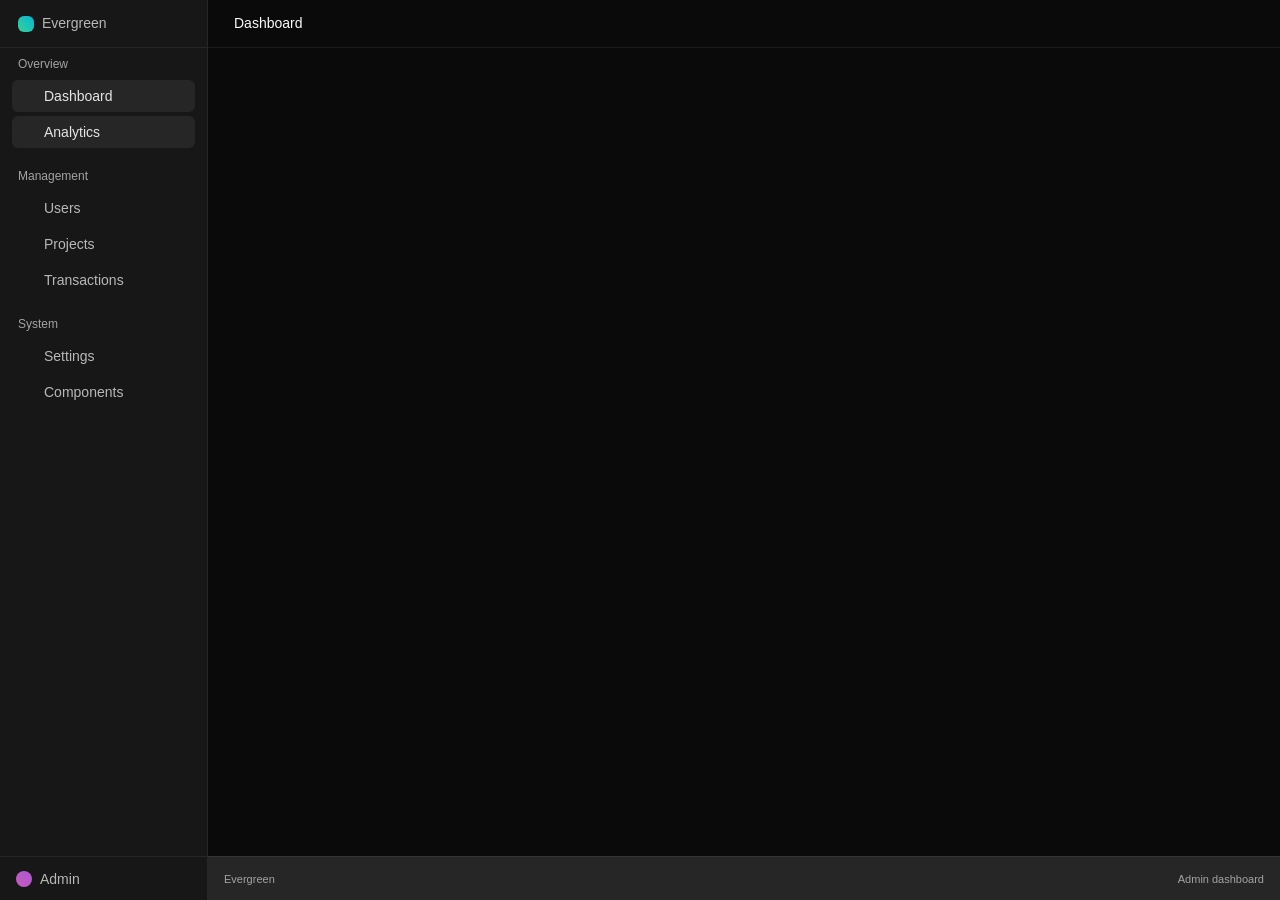
<file: starter.html>
<!doctype html>
<html lang="en" data-bs-theme="dark" data-theme-storage="theme">
<head>
  <meta charset="utf-8">
  <meta name="viewport" content="width=device-width, initial-scale=1">
  <meta name="description" content="An empty admin dashboard starter with sidebar, top bar, and footer.">
  <title>Dashboard · Evergreen</title>
  <link rel="stylesheet" href="https://cdn.jsdelivr.net/npm/bootstrap@5.3.8/dist/css/bootstrap.min.css">
  <link rel="stylesheet" href="https://mzgs.github.io/fa7/css/all.css">
  <link rel="stylesheet" href="style.css?v=8">
</head>
<body class="sidebar-expanded dashboard-page" data-sidebar-layout>
  <a class="visually-hidden-focusable skip-link" href="#main">Skip to main content</a>
  <aside id="sidebar" class="sidebar" aria-label="Main navigation">
    <div class="sidebar-header">
      <div class="workspace-switcher"><span class="workspace-mark" aria-hidden="true"></span><span>Evergreen</span></div>
      <button type="button" class="rail-button sidebar-toggle" aria-label="Collapse navigation" aria-expanded="true" aria-controls="sidebar" title="Collapse navigation">
        <i class="fa-light fa-sidebar" aria-hidden="true"></i>
      </button>
    </div>
    <nav class="sidebar-nav" aria-label="Pages">
      <!-- Replace the sample hash destinations with your application's pages. -->
      <section class="sidebar-group">
        <button type="button" class="sidebar-group-title" data-bs-toggle="collapse" data-bs-target="#overview-links" aria-expanded="true" aria-controls="overview-links">
          Overview <i class="fa-light fa-chevron-down" aria-hidden="true"></i>
        </button>
        <div id="overview-links" class="collapse show">
          <div class="sidebar-links">
            <a class="rail-button active" href="index.html" aria-current="location" aria-label="Dashboard" title="Dashboard">
              <i class="fa-light fa-house" aria-hidden="true"></i><span>Dashboard</span>
            </a>
            <a class="rail-button" href="#analytics" aria-label="Analytics" title="Analytics">
              <i class="fa-light fa-chart-line" aria-hidden="true"></i><span>Analytics</span>
            </a>
          </div>
        </div>
      </section>
      <section class="sidebar-group">
        <button type="button" class="sidebar-group-title" data-bs-toggle="collapse" data-bs-target="#management-links" aria-expanded="true" aria-controls="management-links">
          Management <i class="fa-light fa-chevron-down" aria-hidden="true"></i>
        </button>
        <div id="management-links" class="collapse show">
          <div class="sidebar-links">
            <a class="rail-button" href="#users" aria-label="Users" title="Users">
              <i class="fa-light fa-users" aria-hidden="true"></i><span>Users</span>
            </a>
            <a class="rail-button" href="#projects" aria-label="Projects" title="Projects">
              <i class="fa-light fa-folder" aria-hidden="true"></i><span>Projects</span>
            </a>
            <a class="rail-button" href="#transactions" aria-label="Transactions" title="Transactions">
              <i class="fa-light fa-arrows-rotate" aria-hidden="true"></i><span>Transactions</span>
            </a>
          </div>
        </div>
      </section>
      <section class="sidebar-group">
        <button type="button" class="sidebar-group-title" data-bs-toggle="collapse" data-bs-target="#system-links" aria-expanded="true" aria-controls="system-links">
          System <i class="fa-light fa-chevron-down" aria-hidden="true"></i>
        </button>
        <div id="system-links" class="collapse show">
          <div class="sidebar-links">
            <a class="rail-button" href="#settings" aria-label="Settings" title="Settings">
              <i class="fa-light fa-gear" aria-hidden="true"></i><span>Settings</span>
            </a>
            <a class="rail-button" href="index.html" aria-label="Components" title="Components">
              <i class="fa-light fa-layer-group" aria-hidden="true"></i><span>Components</span>
            </a>
          </div>
        </div>
      </section>
    </nav>
    <div class="sidebar-bottom">
      <div class="rail-button profile-button" aria-label="Admin" title="Admin"><span class="profile-avatar" aria-hidden="true"></span><span>Admin</span></div>
    </div>
  </aside>

  <div class="workspace">
    <header class="topbar d-flex align-items-center justify-content-between">
      <div class="d-flex align-items-center gap-2">
        <button type="button" class="btn icon-button mobile-menu" aria-label="Open navigation" aria-expanded="false" aria-controls="sidebar">
          <i class="fa-light fa-bars" aria-hidden="true"></i>
        </button>
        <h1 class="page-title"><i class="fa-light fa-house" aria-hidden="true"></i> Dashboard</h1>
      </div>
      <div class="topbar-actions">
        <button type="button" class="btn icon-button theme-toggle" aria-label="Switch to light theme" title="Switch to light theme">
          <i class="fa-light fa-sun" aria-hidden="true"></i>
        </button>
      </div>
    </header>

    <main id="main" class="dashboard-scroll" tabindex="-1" aria-label="Dashboard content"></main>

    <footer class="workspace-footer">
      <span>Evergreen</span>
      <span>Admin dashboard</span>
    </footer>
  </div>

  <script src="https://cdn.jsdelivr.net/npm/bootstrap@5.3.8/dist/js/bootstrap.bundle.min.js"></script>
  <script src="script.js"></script>
</body>
</html>
</file>
<file: style.css>
/* shadcn/ui Nova components with neutral surfaces and a shared blue primary color. */
:root, [data-bs-theme="dark"] {
  --background: #0a0a0a; --surface: #171717; --surface-raised: #262626; --line: #ffffff12; --muted: #a3a3a3; --ink: #fafafa;
  --primary: lab(51.7754% -11.4712 -49.8349); --primary-foreground: #ffffff; --ring: var(--primary); --destructive: #e68a8a;
  --input: #ffffff26; --input-bg: color-mix(in srgb, var(--input) 30%, transparent); --input-disabled-bg: color-mix(in srgb, var(--input) 80%, transparent); --input-error-border: color-mix(in srgb, var(--destructive) 50%, transparent); --input-error-ring: 0 0 0 3px color-mix(in srgb, var(--destructive) 40%, transparent);
  --money-green: rgb(163, 243, 76);
  --positive: #83c69a; --negative: var(--destructive); --warning: #e9bb76;
  --outline-bg: var(--input-bg); --danger-bg: color-mix(in srgb, var(--destructive) 20%, transparent); --danger-hover-bg: color-mix(in srgb, var(--destructive) 30%, transparent);
  --chart-1: #d4d4d4; --chart-2: #737373; --chart-3: #525252; --chart-4: #404040; --chart-5: #262626;
  --radius: 8px; --control-radius: 8px; --shadow-sm: 0 1px 3px #0000001a, 0 1px 2px #0000001a; --shadow-md: 0 4px 6px -1px #0000001a, 0 2px 4px -2px #0000001a;
  --bs-body-bg: var(--background); --bs-body-color: var(--ink); --bs-border-color: var(--line);
  --bs-secondary-bg: var(--surface); --bs-secondary-color: var(--muted); --bs-tertiary-bg: var(--surface-raised); --bs-primary: var(--primary); --bs-primary-rgb: 0, 132, 210;
  --bs-link-color: #b8b8b8; --bs-link-hover-color: var(--primary); --bs-link-color-rgb: 184, 184, 184; --bs-link-hover-color-rgb: 0, 132, 210;
  --sidebar-bg: var(--surface); --sidebar-ink: var(--bs-link-color); --sidebar-hover: var(--surface-raised); --sidebar-active: var(--surface-raised); --sidebar-highlight: #e5e5e5; --selection: color-mix(in srgb, var(--surface-raised) 50%, transparent);
  --accent: var(--primary);
  --motion-control: 150ms; --motion-enter: 100ms; --motion-exit: 100ms;
  --focus-shadow: 0 0 0 3px color-mix(in srgb, var(--ring) 50%, transparent);
  --motion-enter-curve: cubic-bezier(0, .4, 0, 1);
  --motion-modal-curve: cubic-bezier(.4, 0, 0, 1);
  --motion-exit-curve: cubic-bezier(.6, 0, .8, .6);
  color-scheme: dark;
}
[data-bs-theme="light"] {
  --background: #fafafa; --surface: #ffffff; --surface-raised: #f5f5f5; --line: #e5e5e5; --muted: #6b6b6b; --ink: #171717;
  --destructive: #b91c1c;
  --input: #e5e5e5; --input-bg: transparent; --input-disabled-bg: color-mix(in srgb, var(--input) 50%, transparent); --input-error-border: var(--destructive); --input-error-ring: 0 0 0 3px color-mix(in srgb, var(--destructive) 20%, transparent);
  --positive: #237d5d; --negative: var(--destructive); --warning: #906011;
  --outline-bg: var(--surface); --danger-bg: color-mix(in srgb, var(--destructive) 10%, transparent); --danger-hover-bg: color-mix(in srgb, var(--destructive) 20%, transparent);
  --bs-link-color: var(--ink); --bs-link-hover-color: var(--muted); --bs-link-color-rgb: 23, 23, 23; --bs-link-hover-color-rgb: 107, 107, 107;
  --sidebar-bg: var(--background); --sidebar-ink: var(--ink); --sidebar-hover: var(--surface-raised); --sidebar-active: var(--surface-raised); --sidebar-highlight: var(--ink);
  color-scheme: light;
}
body { font-family: Inter, -apple-system, BlinkMacSystemFont, "Segoe UI", sans-serif; font-size: 14px; line-height: 1.5; }
.dashboard-page { overflow: hidden; }
/* Colors & surfaces helpers */
.bg-background { background-color: var(--background) !important; }
.bg-surface { background-color: var(--surface) !important; }
.bg-raised, .bg-surface-raised { background-color: var(--surface-raised) !important; }
.bg-primary { background-color: var(--primary) !important; }
.bg-muted { background-color: var(--muted) !important; }
.bg-success { background-color: var(--positive) !important; }
.bg-warning { background-color: var(--warning) !important; }
.bg-danger { background-color: var(--negative) !important; }
.text-background { color: var(--background) !important; }
.text-surface { color: var(--surface) !important; }
.text-raised, .text-surface-raised { color: var(--surface-raised) !important; }
.text-primary { color: var(--primary) !important; }
.text-muted { color: var(--muted) !important; }
.text-success { color: var(--positive) !important; }
.text-warning { color: var(--warning) !important; }
.text-danger { color: var(--negative) !important; }
html:has(body.dashboard-page), .dashboard-page, .sidebar-nav { overscroll-behavior: none; }
button, a { -webkit-tap-highlight-color: transparent; }
a { text-decoration: none; }
button:focus-visible, a:focus-visible, [tabindex]:focus-visible { outline: 2px solid var(--ring); outline-offset: 2px; }
.skip-link { position: fixed; top: 0; left: 70px; z-index: 1100; padding: 12px; background: var(--surface-raised); }
.sidebar { position: fixed; inset: 0 auto 0 0; width: 68px; border-right: 1px solid var(--line); display: flex; flex-direction: column; background: var(--sidebar-bg); color: var(--sidebar-ink); z-index: 1020; }
.sidebar-header { height: 48px; flex-shrink: 0; padding: 8px 12px; border-bottom: 1px solid var(--line); display: flex; align-items: center; gap: 4px; position: relative; }
.rail-button { height: 32px; width: 32px; margin: 0 auto; flex-shrink: 0; display: flex; align-items: center; justify-content: center; gap: 8px; padding: 8px; border: 0; border-radius: 6px; color: inherit; background: transparent; font-size: 14px; line-height: 20px; text-align: left; }
.rail-button i { width: 16px; font-size: 16px; flex-shrink: 0; }
.rail-button:hover { background: var(--sidebar-hover); color: var(--sidebar-highlight); }
.rail-button.active { background: var(--sidebar-active); color: var(--sidebar-highlight); }
.rail-button span:not(.profile-avatar), .workspace-switcher, .sidebar-group-title, .profile-more { display: none; }
.sidebar-nav { display: flex; flex-direction: column; gap: 20px; padding: 8px 12px; flex: 1; overflow: auto; scrollbar-width: thin; min-height: 0; }
.sidebar-links { display: flex; flex-direction: column; gap: 4px; }
.sidebar-group { display: flex; flex-direction: column; gap: 0; }
.sidebar-spaces { margin-top: 8px; }
.sidebar-group-title { padding: 0 6px; height: 16px; align-items: center; gap: 8px; color: var(--muted); border: 0; background: transparent; font-size: 12px; line-height: 16px; text-align: left; }
.sidebar-group-title i { font-size: 8px; }.sidebar-group-title[aria-expanded="false"] i { transform: rotate(-90deg); }
.sidebar-nav .collapse:not(.show) { display: block; }
.sidebar-bottom { height: 44px; flex-shrink: 0; padding: 8px; border-top: 1px solid var(--line); background: var(--sidebar-bg); display: flex; align-items: center; gap: 4px; }
.profile-avatar { display: block; height: 16px; width: 16px; border-radius: 50%; background: linear-gradient(45deg, #c65cbb, #ae57d2); flex-shrink: 0; }
.workspace-mark { display: inline-block; width: 16px; height: 16px; border-radius: 6px; background: linear-gradient(45deg, #34d399, #06b6d4); flex-shrink: 0; }
.workspace-switcher { border: 0; color: inherit; background: transparent; border-radius: 6px; padding: 4px 6px; align-items: center; gap: 8px; font-size: 14px; min-width: 0; flex: 1; }
.workspace-switcher > i { margin-left: auto; opacity: .7; flex-shrink: 0; }
.mobile-menu { display: none; }
.workspace { margin-left: 68px; height: 100dvh; display: flex; flex-direction: column; }
.sidebar-expanded .sidebar { width: 208px; }
.sidebar-expanded .sidebar-nav .rail-button { width: 100%; height: 32px; justify-content: flex-start; }
.sidebar-expanded .rail-button span:not(.profile-avatar) { display: inline; white-space: nowrap; }
.sidebar-expanded .sidebar-group { gap: 8px; }.sidebar-expanded .sidebar-group-title, .sidebar-expanded .workspace-switcher { display: flex; }
.sidebar-expanded .sidebar-nav .collapse:not(.show) { display: none; }
.sidebar-expanded .profile-button { width: auto; flex: 1; height: 28px; justify-content: flex-start; }
.sidebar-expanded .profile-more { display: flex; }
.sidebar-expanded .workspace { margin-left: 208px; }
.topbar { min-height: 48px; padding: 0 16px; border-bottom: 1px solid var(--line); background: var(--background); }
.page-title { font-size: 14px; font-weight: 500; margin: 0; display: flex; align-items: center; gap: 10px; }
.page-title i { color: var(--muted); font-size: 17px; }
.count-pill { font-size: 12px; color: var(--muted); background: var(--surface-raised); padding: 1px 6px; border: 1px solid var(--line); border-radius: 6px; }
.btn { font-size: 14px; border-radius: var(--control-radius); }
.icon-button { padding: 6px 8px; white-space: nowrap; }
.icon-button:hover { background: var(--surface-raised); color: var(--ink); }
.icon-button { width: 30px; }
.avatar { display: inline-flex; align-items: center; justify-content: center; width: 16px; height: 16px; border-radius: 50%; color: #fff; font-size: 0; flex-shrink: 0; background: var(--avatar-color); box-shadow: inset 0 1px 4px #ffffff25; }
.blue { --avatar-color: #7587f2; } .coral { --avatar-color: #e65e6d; } .amber { --avatar-color: #f7ad45; } .green { --avatar-color: #5ebca0; } .purple { --avatar-color: #bd62e7; } .cyan { --avatar-color: #4ba8df; }
.table-container { overflow: auto hidden; flex: 1; min-height: 0; scrollbar-color: var(--muted) var(--surface); scrollbar-width: thin; }
table { width: 100%; min-width: 100%; margin: 0; color: var(--ink); border-collapse: separate; border-spacing: 0; font-size: 14px; }
table th, table td { padding: 8px; border-bottom: 1px solid var(--line); white-space: nowrap; vertical-align: middle; }
table th { background: var(--surface-raised); font-weight: 500; height: 40px; }
table tbody tr:last-child > td { border-bottom: 0; }
table th i { color: var(--muted); font-size: 15px; margin-right: 7px; }
table .number-column { width: 48px; min-width: 48px; text-align: center; color: var(--muted); }
.label-cell { display: flex; align-items: center; gap: 8px; width: 100%; border: 0; background: transparent; color: var(--ink); font-size: 14px; text-align: left; }
.label-cell .avatar { border-radius: 50%; }
.text-cell { min-width: 160px; }.text-link { color: var(--bs-link-color); }
.numeric-cell { min-width: 160px; font-variant-numeric: tabular-nums; text-align: right; font-weight: 500; }
.date-cell { min-width: 150px; color: var(--muted) !important; }
table tfoot :is(th, td) { background: var(--surface-raised); border-top: 1px solid var(--line); border-bottom: 0; font-weight: 500; }
.workspace-footer { flex-shrink: 0; min-height: 44px; padding: 8px 16px; display: flex; flex-wrap: wrap; gap: 4px 16px; justify-content: space-between; align-items: center; background: var(--surface-raised); color: var(--muted); font-size: 11px; line-height: 20px; border-top: 1px solid var(--line); }
.footer-status { display: inline-flex; align-items: center; gap: 6px; }
.status-dot { width: 5px; height: 5px; flex-shrink: 0; background: var(--positive); border-radius: 50%; }
@media (max-width: 767px) { .sidebar { display: none; }.sidebar-mobile-open .sidebar { display: flex; box-shadow: 12px 0 40px #0005; }.workspace, .sidebar-expanded .workspace { margin-left: 0; }.mobile-menu { display: block; }.topbar { padding: 0 10px; }.topbar .gap-2 { gap: 0 !important; }.workspace-footer { padding-inline: 10px; } }
@media (max-width: 420px) { .count-pill { display: none; } }
@media (prefers-reduced-motion: reduce) { *, *::before, *::after { scroll-behavior: auto !important; transition: none !important; animation: none !important; } }

.topbar { flex-shrink: 0; }
.topbar-actions, .dashboard-actions, .panel-actions { display: flex; align-items: center; gap: 8px; }
.topbar-breadcrumb { color: var(--muted); font-size: 12px; }
.dashboard-scroll { position: relative; overflow: auto; min-height: 0; flex: 1; scrollbar-width: thin; }
.dashboard-content { max-width: 1600px; margin: auto; padding: 28px 28px 20px; }
.dashboard-heading { display: flex; justify-content: space-between; align-items: center; gap: 20px; margin-bottom: 22px; }
.eyebrow { color: var(--muted); font-size: 11px; font-weight: 600; letter-spacing: .09em; text-transform: uppercase; margin: 0 0 8px; }
.dashboard-heading h2 { font-size: 25px; font-weight: 600; letter-spacing: -.7px; margin: 0 0 7px; }
.dashboard-heading p, .section-heading p { color: var(--muted); margin: 0; font-size: 12px; }
.btn {
  --bs-btn-color: var(--ink); --bs-btn-bg: transparent; --bs-btn-border-color: transparent;
  --bs-btn-hover-color: var(--ink); --bs-btn-hover-bg: var(--surface-raised); --bs-btn-hover-border-color: transparent;
  --bs-btn-active-color: var(--bs-btn-hover-color); --bs-btn-active-bg: var(--bs-btn-hover-bg); --bs-btn-active-border-color: var(--bs-btn-hover-border-color);
  --bs-btn-disabled-color: var(--bs-btn-color); --bs-btn-disabled-bg: var(--bs-btn-bg); --bs-btn-disabled-border-color: var(--bs-btn-border-color);
}
.btn { display: inline-flex; align-items: center; justify-content: center; gap: 6px; height: 32px; line-height: 20px; white-space: nowrap; padding: 5px 10px; font-weight: 500; box-shadow: none; }
.btn > i { font-size: 16px; }
.btn:not(:disabled):active { translate: 0 1px; }
.icon-button { --bs-btn-color: var(--muted); width: 32px; height: 32px; padding: 6px; box-shadow: none; }
.btn-primary, .overview-primary {
  --bs-btn-color: var(--primary-foreground); --bs-btn-bg: var(--primary); --bs-btn-border-color: var(--primary);
  --bs-btn-hover-color: var(--primary-foreground); --bs-btn-hover-bg: color-mix(in srgb, var(--primary) 90%, black); --bs-btn-hover-border-color: var(--bs-btn-hover-bg);
}
.mobile-menu { display: none; }
.btn-surface { --bs-btn-color: var(--ink); --bs-btn-bg: var(--outline-bg); --bs-btn-border-color: var(--input); --bs-btn-hover-border-color: var(--input); }
.form-control, .form-select { background-color: var(--input-bg); border-color: var(--input); color: var(--ink); font-size: 14px; line-height: 20px; min-width: 0; min-height: 32px; padding: 4px 10px; border-radius: var(--radius); box-shadow: none; }
input.form-control, .form-select:not([multiple]) { height: 32px; }
.form-select { padding-right: 32px; }
.form-control:focus { background-color: var(--input-bg); }
.form-control::placeholder { color: var(--muted); }
.form-control:focus-visible, .form-select:focus-visible { border-color: var(--ring); box-shadow: var(--focus-shadow); }
.form-label { font-size: 14px; font-weight: 500; color: var(--ink); }
@media (max-width: 767px) { :is(.form-control, .form-select) { font-size: 16px; } }
.metric-grid { display: grid; grid-template-columns: repeat(4, minmax(0, 1fr)); gap: 16px; margin-bottom: 20px; }
.dashboard-panel { background: var(--surface); border: 1px solid var(--line); border-radius: calc(var(--radius) + 4px); box-shadow: none; min-width: 0; }
.card { --bs-card-bg: var(--surface); --bs-card-border-color: var(--line); --bs-card-border-radius: calc(var(--radius) + 4px); --bs-card-inner-border-radius: calc(var(--bs-card-border-radius) - var(--bs-card-border-width)); }
.panel-header { display: flex; align-items: center; justify-content: space-between; flex-wrap: wrap; gap: 8px; padding: 16px 16px 0; }
.panel-header h3 { font-size: 16px; font-weight: 500; letter-spacing: -.25px; margin: 0; }
.panel-subtitle { color: var(--muted); font-size: 14px; margin: 5px 0 0; }
.panel-body { padding: 16px; }
.chart-segment { background: var(--surface-raised); border: 0; border-radius: var(--control-radius); padding: 3px; display: flex; }
.chart-segment button { color: var(--muted); background: transparent; border: 0; border-radius: 6px; padding: 3px 6px; font-size: 14px; }
.chart-segment button[aria-pressed="true"] { color: var(--ink); background: var(--surface); box-shadow: var(--shadow-sm); }
.source-row { display: flex; justify-content: space-between; align-items: center; font-size: 14px; margin-top: 12px; gap: 10px; }
.panel-footer { padding: 16px; border-top: 1px solid var(--line); background: var(--selection); border-radius: 0 0 12px 12px; font-size: 12px; color: var(--muted); display: flex; align-items: center; justify-content: space-between; gap: 8px; }
.status-badge { display: inline-flex; align-items: center; gap: 4px; height: 20px; padding: 0 8px; border-radius: 999px; font-size: 12px; font-weight: 500; line-height: 16px; color: var(--positive); background: var(--surface-raised); border: 1px solid var(--line); white-space: nowrap; }
.status-badge::before { content: ""; width: 4px; height: 4px; border-radius: 50%; background: currentColor; }
.status-badge.pending { color: var(--warning); background: color-mix(in srgb, var(--warning) 8%, transparent); border-color: color-mix(in srgb, var(--warning) 15%, transparent); }
.status-badge.failed { color: var(--negative); background: color-mix(in srgb, var(--negative) 8%, transparent); border-color: color-mix(in srgb, var(--negative) 15%, transparent); }
.status-badge.neutral { color: var(--muted); background: var(--surface-raised); border-color: var(--line); }
.dashboard-table-wrap { overflow-x: auto; border: 1px solid var(--line); border-radius: var(--radius); }
.initial-avatar { width: 32px; height: 32px; display: inline-flex; align-items: center; justify-content: center; border-radius: 50%; flex-shrink: 0; background: var(--surface-raised); color: var(--ink); font-size: 12px; font-weight: 500; }
.form-check-input { background-color: var(--input-bg); border-color: var(--input); }.form-check-input:checked { background-color: var(--accent); border-color: var(--accent); }
.progress { height: 4px; border-radius: 999px; background: var(--surface-raised); }.progress-bar { background: var(--accent); border-radius: 999px; }
.activity-item { display: flex; gap: 11px; padding: 0 0 19px; position: relative; }.activity-item:last-child { padding-bottom: 0; }.activity-item:not(:last-child)::before { content: ""; position: absolute; left: 13px; top: 29px; bottom: 3px; width: 1px; background: var(--line); }
.activity-icon { width: 28px; height: 28px; display: grid; place-items: center; background: var(--surface-raised); border: 1px solid var(--line); border-radius: 50%; color: var(--muted); flex-shrink: 0; font-size: 11px; }
.activity-copy { font-size: 14px; line-height: 1.6; }.activity-copy small { display: block; color: var(--muted); font-size: 12px; margin-top: 2px; }
.section-heading { display: flex; align-items: center; justify-content: space-between; gap: 10px; margin: 30px 0 16px; }.section-heading h2 { font-size: 16px; font-weight: 600; margin: 0 0 5px; }
.component-grid { display: grid; grid-template-columns: repeat(3, minmax(0, 1fr)); gap: 20px; }
.component-group { display: flex; flex-wrap: wrap; gap: 8px; align-items: center; }.component-label { font-size: 12px; color: var(--muted); margin: 18px 0 9px; }.component-label:first-child { margin-top: 0; }
.btn-outline-danger { --bs-btn-color: var(--destructive); --bs-btn-bg: var(--danger-bg); --bs-btn-border-color: transparent; --bs-btn-hover-color: var(--destructive); --bs-btn-hover-bg: var(--danger-hover-bg); --bs-btn-hover-border-color: transparent; }
/* Segmented tabs retain Bootstrap keyboard and panel behavior. */
.nav-tabs { --bs-nav-tabs-link-hover-border-color: transparent; display: inline-flex; height: 32px; padding: 3px; gap: 0; border: 0; border-radius: var(--control-radius); background: var(--surface-raised); }
.nav-tabs .nav-link { border: 1px solid transparent; border-radius: 6px; color: var(--muted); background: transparent; padding: 1px 6px; line-height: 20px; font-size: 14px; font-weight: 500; }
.nav-tabs .nav-link.active { color: var(--ink); background: var(--outline-bg); border-color: var(--input); box-shadow: var(--shadow-sm); }
.tab-pane { font-size: 14px; line-height: 1.8; }.team-row { display: flex; align-items: center; gap: 10px; margin-bottom: 16px; font-size: 14px; }.team-row:last-child { margin: 0; }.team-row .status-badge { margin-left: auto; }
.accordion { --bs-accordion-bg: var(--surface); --bs-accordion-color: var(--ink); --bs-accordion-border-color: var(--line); --bs-accordion-active-bg: var(--surface); --bs-accordion-active-color: var(--ink); --bs-accordion-btn-color: var(--ink); --bs-accordion-btn-active-icon: var(--bs-accordion-btn-icon); --bs-accordion-btn-focus-box-shadow: var(--focus-shadow); }.accordion-button { font-size: 14px; font-weight: 500; padding: 10px 0; }.accordion-body { color: var(--muted); font-size: 14px; line-height: 1.8; padding: 0 0 16px; }
.dropdown-menu { --bs-dropdown-bg: var(--surface); --bs-dropdown-link-color: var(--ink); --bs-dropdown-link-hover-bg: var(--selection); --bs-dropdown-link-hover-color: var(--ink); --bs-dropdown-link-active-bg: var(--surface-raised); --bs-dropdown-link-active-color: var(--ink); border-color: var(--line); border-radius: var(--radius); padding: 4px; box-shadow: var(--shadow-md); font-size: 14px; }.dropdown-item { border-radius: 6px; padding: 4px 6px; }
.modal-content, .offcanvas, .toast { background: var(--surface); border-color: var(--line); }.modal-header, .modal-footer, .toast-header { border-color: var(--line); }.modal-title, .offcanvas-title { font-size: 16px; }.modal-header { border-bottom: 0; padding: 16px; }
.modal-body { padding: 0 16px 16px; font-size: 14px; }
.modal-footer { padding: 16px; background: var(--selection); border-radius: 0 0 12px 12px; }.toast-header { border-bottom: 0; padding: 12px 16px 0; background: transparent; color: var(--ink); }.toast-body { padding: 8px 16px 16px; font-size: 13px; }
.dashboard-endnote { display: flex; justify-content: space-between; flex-wrap: wrap; gap: 6px; padding-top: 22px; color: var(--muted); font-size: 10px; }
.empty-state { text-align: center; color: var(--muted); padding: 30px !important; }

@media (max-width: 1199px) { .dashboard-content { padding: 22px 20px; }.dashboard-heading { align-items: flex-start; }.dashboard-actions { flex-wrap: wrap; justify-content: flex-end; }.metric-grid { gap: 12px; } .component-grid { gap: 14px; }.panel-body { padding: 16px; }.panel-header { padding: 16px 16px 0; } }
@media (max-width: 991px) { .metric-grid { grid-template-columns: repeat(2, minmax(0, 1fr)); } .component-grid { grid-template-columns: repeat(2, minmax(0, 1fr)); }.topbar-breadcrumb { display: none; } }
@media (max-width: 575px) { .dashboard-content { padding: 20px 14px; }.dashboard-heading { flex-direction: column; gap: 16px; }.dashboard-actions { justify-content: flex-start; width: 100%; }.dashboard-heading h2 { font-size: 23px; } .component-grid { grid-template-columns: minmax(0, 1fr); }.metric-grid { gap: 10px; }.panel-footer { padding: 12px 16px; flex-wrap: wrap; }.panel-header { gap: 8px; }.workspace-footer { font-size: 10px; }.section-heading { align-items: flex-start; }.chart-segment button { padding: 4px 6px; } }
@media (max-width: 767px) { .mobile-menu { display: inline-flex; } }
.dashboard-content [id] { scroll-margin-top: 20px; }
.table-section { min-width: 0; }
.card > .table-container:only-child { border-radius: var(--bs-card-inner-border-radius); }
.table-toolbar, .table-footer { display: flex; align-items: center; justify-content: space-between; flex-wrap: wrap; gap: 12px; padding: 16px; }
.table-toolbar { border-bottom: 1px solid var(--line); }
.table-footer { border-top: 1px solid var(--line); font-size: 12px; color: var(--muted); }
.table-search { position: relative; width: min(100%, 320px); }
.table-search > i { position: absolute; top: 50%; left: 10px; transform: translateY(-50%); color: var(--muted); pointer-events: none; }
.table-search .form-control { padding-left: 32px; }
.table-pagination { display: flex; align-items: center; flex-wrap: wrap; gap: 12px; }
table .positive { color: var(--positive); }
table .negative { color: var(--negative); }
table .neutral { color: var(--muted); }
table .initial-avatar { width: 28px; height: 28px; border-radius: 6px; font-size: 10px; }
table tfoot th { font-size: 12px; color: var(--muted); border-bottom: 0; border-top: 1px solid var(--line); }

.form-check-input:focus { border-color: var(--ring); box-shadow: none; }
.btn:disabled { opacity: .5; pointer-events: none; }
.btn-secondary { --bs-btn-bg: var(--surface-raised); --bs-btn-hover-bg: color-mix(in srgb, var(--surface-raised) 95%, var(--ink)); }
.btn-ghost { box-shadow: none; }
.form-check-input { width: 16px; height: 16px; }
.form-check-input[type="checkbox"] { border-radius: 4px; }
.form-check-label { font-size: 14px; }
.form-check-input[type="checkbox"]:checked:not([role="switch"]) {
  --bs-form-check-bg-image: url("data:image/svg+xml,%3csvg xmlns='http://www.w3.org/2000/svg' viewBox='0 0 20 20'%3e%3cpath fill='none' stroke='%230a0a0a' stroke-linecap='round' stroke-linejoin='round' stroke-width='3' d='m6 10 3 3 6-6'/%3e%3c/svg%3e");
}
.form-switch .form-check-input { width: 32px; height: 18px; border-radius: 999px; border-color: transparent; background-color: var(--input-disabled-bg); }
.form-switch .form-check-input:not(:checked) { --bs-form-switch-bg: url("data:image/svg+xml,%3csvg xmlns='http://www.w3.org/2000/svg' viewBox='-4 -4 8 8'%3e%3ccircle r='3' fill='%23fafafa'/%3e%3c/svg%3e"); }
.form-switch .form-check-input:checked { background-color: var(--primary); }
.form-switch .form-check-input:checked { --bs-form-switch-bg: url("data:image/svg+xml,%3csvg xmlns='http://www.w3.org/2000/svg' viewBox='-4 -4 8 8'%3e%3ccircle r='3' fill='%230a0a0a'/%3e%3c/svg%3e"); }
.accordion-item, .accordion-item:first-of-type, .accordion-item:last-of-type { border: 0; border-bottom: 1px solid var(--line); border-radius: 0; }
.accordion-button:not(.collapsed) { box-shadow: none; }
.accordion-button:hover { text-decoration: underline; }
.modal-content, .toast { border-radius: calc(var(--radius) + 4px); box-shadow: var(--shadow-md); }
.tooltip { --bs-tooltip-bg: var(--primary); --bs-tooltip-color: var(--primary-foreground); --bs-tooltip-border-radius: var(--control-radius); }
.tooltip-inner { padding: 6px 12px; font-size: 12px; border-radius: 6px; }
.modal-dialog { --bs-modal-width: 384px; --bs-modal-margin: 16px; }
.modal-title, .offcanvas-title { font-weight: 500; }
.offcanvas-header, .offcanvas-body { padding: 16px; }
.btn-close, :is(.modal-header, .offcanvas-header, .alert-dismissible) .btn-close { width: 16px; height: 16px; padding: 4px; border-radius: 6px; }

/* Shared shadcn-style feedback; transitions live on the resting state so blur fades too. */
:is(a[href], button, summary, .btn, .form-control, .form-select, .form-check-input),
:is(a[href], button, summary, .btn, .form-control, .form-select, .form-check-input):focus {
  outline: 2px solid transparent; outline-offset: 2px;
  transition-property: color, background-color, border-color, box-shadow, outline-color, opacity;
  transition-duration: var(--motion-control);
  transition-timing-function: ease-in-out;
}
:is(a[href], button, summary, .btn, .form-check-input):focus-visible,
.nav-tabs .nav-link:focus-visible,
.btn-check:focus-visible + .btn {
  box-shadow: var(--focus-shadow);
}
.btn-outline-danger:focus-visible { box-shadow: var(--input-error-ring); }
.form-switch .form-check-input, .form-switch .form-check-input:focus { transition-property: background-position, background-color, border-color, box-shadow, opacity; }
:is(.form-control, .form-select):disabled { background-color: var(--input-disabled-bg); opacity: .5; cursor: not-allowed; }
:is(.form-control, .form-select):is(.is-invalid, [aria-invalid="true"]) { border-color: var(--input-error-border); box-shadow: var(--input-error-ring); }
:is(.form-control, .form-select).is-valid:focus { border-color: var(--positive); box-shadow: 0 0 0 3px color-mix(in srgb, var(--positive) 30%, transparent); }
.form-control::file-selector-button { display: inline-flex; height: 24px; margin: -1px 8px -1px 0; padding: 0; border: 0; background: transparent; color: var(--ink); font-size: 14px; font-weight: 500; }
.form-control:hover:not(:disabled):not([readonly])::file-selector-button { background: transparent; }
:is(.nav-link, .chart-segment button):hover { color: var(--ink); }
:is(.list-group-item-action, .dropdown-item):focus-visible { background-color: var(--surface-raised); color: var(--ink); }
.dropdown-item { --bs-dropdown-link-hover-bg: var(--surface-raised); }
.dropdown-toggle::after { width: 6px; height: 6px; margin-left: 4px; border: 0; border-right: 1.5px solid currentColor; border-bottom: 1.5px solid currentColor; transform: translateY(-2px) rotate(45deg); }
.accordion-button::after, .accordion-button:not(.collapsed)::after { width: 16px; height: 16px; background-size: 16px; background-image: url("data:image/svg+xml,%3csvg xmlns='http://www.w3.org/2000/svg' viewBox='0 0 24 24'%3e%3cpath fill='none' stroke='%236b6b6b' stroke-width='2' stroke-linecap='round' stroke-linejoin='round' d='m6 9 6 6 6-6'/%3e%3c/svg%3e"); }
.sidebar-group-title i, .accordion-button::after { transition: transform var(--motion-enter) var(--motion-modal-curve); }
.dropdown-menu.show { transform-origin: top; animation: menu-enter var(--motion-control) ease-out; }
/* Independent scale/translate leave Popper's positioning transform intact. */
@keyframes menu-enter { from { opacity: 0; scale: .96; translate: 0 -4px; } to { opacity: 1; scale: 1; translate: 0 0; } }
@media (forced-colors: active) {
  :is(a[href], button, summary, .btn, .form-control, .form-select, .form-check-input):focus-visible,
  .nav-tabs .nav-link:focus-visible,
  .btn-check:focus-visible + .btn { outline: 2px solid Highlight; outline-offset: 2px; }
}
.modal.fade { transition: opacity var(--motion-exit) var(--motion-exit-curve); }
.modal.fade.show { transition-duration: var(--motion-enter); transition-timing-function: var(--motion-modal-curve); }
.modal.fade .modal-dialog { transform: scale(.95); transition: transform var(--motion-exit) var(--motion-exit-curve); }
.modal.show .modal-dialog { transform: none; transition-duration: var(--motion-enter); transition-timing-function: var(--motion-modal-curve); }
.modal-backdrop.fade { transition: opacity var(--motion-control) linear; }
.modal-backdrop, .offcanvas-backdrop { background: #0000001a; -webkit-backdrop-filter: blur(4px); backdrop-filter: blur(4px); }
.modal-backdrop.show, .offcanvas-backdrop.show { opacity: 1; }
.offcanvas { --bs-offcanvas-width: 384px; max-width: 75vw; box-shadow: var(--shadow-md); transition: transform 200ms ease-in-out; }
.offcanvas.showing { transition-duration: 200ms; }
.offcanvas-backdrop.fade { transition: opacity var(--motion-exit) linear; }
.offcanvas-backdrop.fade.show { transition-duration: var(--motion-enter); }
.modal-dialog-scrollable .modal-content > form { display: flex; flex-direction: column; min-height: 0; }
.tab-pane.fade, .toast.fade, .tooltip.fade, .popover.fade { transition: opacity var(--motion-control) ease-out; }
.collapsing { transition-duration: var(--motion-enter); transition-timing-function: var(--motion-modal-curve); }

/* Component showcase */
.showcase-section { margin-top: 36px; }
.showcase-section > .section-heading { padding-top: 24px; border-top: 1px solid var(--line); }
.showcase-section .section-heading h2 { font-size: 21px; letter-spacing: -.5px; }
.back-to-top { flex-shrink: 0; color: var(--muted); font-size: 11px; }
.showcase-buttons .component-grid { grid-template-columns: minmax(0, 1fr); }
.showcase-buttons .panel-body { padding-top: 16px; }
.type-sample { margin-bottom: 20px; }
.sample-caption { display: block; font-size: 12px; color: var(--muted); margin-bottom: 8px; }
.type-display { font-size: 28px; font-weight: 600; letter-spacing: -.8px; }
.type-heading { font-size: 19px; font-weight: 600; margin: 0; letter-spacing: -.4px; }
.type-sample p { font-size: 14px; line-height: 1.7; margin: 0 0 8px; }
.type-sample + .component-group a { text-decoration: underline; text-underline-offset: 4px; font-weight: 500; }
code, kbd { background: var(--surface-raised); color: var(--ink); border-radius: 4px; padding: 2px 6px; font-size: 12px; }
kbd { color: var(--muted); font-weight: 500; }
hr, .dropdown-divider { border-color: var(--line); opacity: 1; }
.swatch-grid { display: grid; grid-template-columns: repeat(auto-fit, minmax(80px, 1fr)); gap: 16px 8px; font-size: 12px; color: var(--muted); }
.swatch-grid span { display: block; height: 48px; border: 1px solid var(--line); border-radius: 7px; margin-bottom: 7px; }
.icon-samples { display: flex; flex-wrap: wrap; gap: 20px; padding: 8px 0; font-size: 20px; }
.avatar-small { width: 24px; height: 24px; font-size: 10px; }
.avatar-large, .avatar-fallback { width: 40px; height: 40px; font-size: 13px; }
.avatar-fallback { display: inline-grid; place-items: center; border-radius: 50%; background: var(--surface-raised); color: var(--ink); }
.avatar-stack { display: flex; padding-left: 4px; }
.avatar-stack .initial-avatar { margin-left: -4px; width: 32px; height: 32px; border: 2px solid var(--surface); border-radius: 50%; background: var(--surface-raised); }
.btn-sm { height: 28px; padding: 3px 10px; font-size: 12.8px; }
.btn-lg { height: 36px; padding: 7px 10px; font-size: 14px; }
.btn-link { --bs-btn-hover-bg: transparent; color: var(--ink); box-shadow: none; text-decoration: underline; }
.input-group { border: 1px solid var(--input); border-radius: var(--radius); background: var(--input-bg); transition: border-color var(--motion-control) ease-in-out, box-shadow var(--motion-control) ease-in-out; }
.input-group:has(.form-control:focus-visible) { border-color: var(--ring); box-shadow: var(--focus-shadow); }
.input-group:has(.form-control:is(.is-invalid, [aria-invalid="true"])) { border-color: var(--input-error-border); box-shadow: var(--input-error-ring); }
.input-group:has(.form-control:disabled) { background: var(--input-disabled-bg); opacity: .5; }
.input-group-text { background: transparent; color: var(--muted); border: 0; padding: 4px 8px; font-size: 14px; }
.input-group > .form-control { height: 30px; min-height: 30px; border: 0; padding-left: 6px; background: transparent; box-shadow: none; }
.input-group > .form-control:disabled { opacity: 1; }
textarea.form-control { min-height: 64px; padding-block: 8px; resize: vertical; }
.form-control:is(.is-invalid, .is-valid) { background-image: none; padding-right: 10px; }
.form-control.is-valid { border-color: var(--positive); }
.invalid-feedback { color: var(--negative); }
.valid-feedback { color: var(--positive); }
.form-check-input[type="radio"] { border-radius: 50%; }
.form-control-color { width: 100%; }
output[for] { color: var(--muted); margin-left: 6px; font-variant-numeric: tabular-nums; }
.form-range { outline: 2px solid transparent; outline-offset: 2px; border-radius: var(--control-radius); transition: outline-color var(--motion-control) ease-in-out; }
.form-range:focus-visible { outline: 2px solid var(--ring); }
.form-range:focus::-webkit-slider-thumb { box-shadow: none; }
.form-range:focus::-moz-range-thumb { box-shadow: none; }
.form-range::-webkit-slider-thumb { width: 12px; height: 12px; margin-top: -4px; border: 1px solid var(--ring); background: #fff; }
.form-range::-moz-range-thumb { width: 12px; height: 12px; border: 1px solid var(--ring); background: #fff; }
.form-range::-webkit-slider-thumb:active { background: #fff; }
.form-range::-moz-range-thumb:active { background: #fff; }
.form-range::-webkit-slider-runnable-track { height: 4px; background: var(--surface-raised); }
.form-range::-moz-range-track { height: 4px; background: var(--surface-raised); }
.breadcrumb { font-size: 14px; --bs-breadcrumb-divider-color: var(--muted); --bs-breadcrumb-item-active-color: var(--ink); }
.breadcrumb a { color: var(--muted); }
.breadcrumb a:hover { color: var(--ink); }
.pagination { gap: 2px; --bs-pagination-bg: transparent; --bs-pagination-color: var(--ink); --bs-pagination-border-color: transparent; --bs-pagination-hover-bg: var(--surface-raised); --bs-pagination-hover-color: var(--ink); --bs-pagination-hover-border-color: transparent; --bs-pagination-active-bg: var(--outline-bg); --bs-pagination-active-color: var(--ink); --bs-pagination-active-border-color: var(--input); --bs-pagination-disabled-bg: transparent; --bs-pagination-disabled-color: var(--muted); --bs-pagination-disabled-border-color: transparent; --bs-pagination-focus-bg: var(--surface-raised); --bs-pagination-focus-color: var(--ink); --bs-pagination-focus-box-shadow: var(--focus-shadow); }
.page-link { height: 32px; min-width: 32px; margin: 0; padding: 5px 10px; border-radius: 8px; font-size: 14px; line-height: 20px; text-align: center; }
.example-alert { display: flex; gap: 10px; padding: 8px 10px; margin-bottom: 12px; border: 1px solid var(--line); border-radius: var(--radius); font-size: 14px; }
.example-alert:last-child { margin-bottom: 0; }
.example-alert p { margin: 4px 0 0; color: var(--muted); font-size: 14px; line-height: 1.5; }
.example-alert strong { font-weight: 500; }
.example-alert i { margin-top: 2px; }
.example-alert.success { color: var(--positive); }
.example-alert.warning { color: var(--warning); }
.example-alert.danger { color: var(--negative); }
.example-empty { text-align: center; padding: 24px; }
.empty-icon { display: inline-grid; place-items: center; height: 32px; width: 32px; font-size: 16px; color: var(--ink); background: var(--surface-raised); border-radius: 8px; margin-bottom: 8px; }
.example-empty h4 { font-size: 14px; font-weight: 500; }
.example-empty p { color: var(--muted); font-size: 14px; line-height: 1.7; max-width: 250px; margin: 8px auto 18px; }
.skeleton { height: 12px; border-radius: 6px; background: var(--surface-raised); animation: skeleton-pulse 2s ease-in-out infinite; }
.skeleton.short { width: 65%; }
.skeleton-preview { display: flex; align-items: center; gap: 12px; margin-bottom: 20px; }
.skeleton-avatar { height: 40px; width: 40px; border-radius: 50%; flex-shrink: 0; }
.skeleton-copy { flex: 1; display: grid; gap: 10px; }
.indeterminate-progress .progress-bar { width: 35%; animation: progress-slide 2s ease-in-out infinite; }
@keyframes skeleton-pulse { 50% { opacity: .4; } }
@keyframes progress-slide { 0% { transform: translateX(-100%); } 100% { transform: translateX(290%); } }
.popover { --bs-popover-bg: var(--surface); --bs-popover-header-bg: var(--surface); --bs-popover-header-color: var(--ink); --bs-popover-body-color: var(--muted); --bs-popover-border-color: var(--line); --bs-popover-arrow-border: var(--line); --bs-popover-border-radius: 8px; font-size: 14px; box-shadow: var(--shadow-md); }
.popover-header { border-bottom: 0; padding: 10px 10px 0; font-size: 14px; font-weight: 500; }
.popover-body { padding: 8px 10px 10px; }
.popover-arrow { display: none; }
.example-list { --bs-list-group-bg: var(--surface); --bs-list-group-color: var(--ink); --bs-list-group-border-color: var(--line); --bs-list-group-action-color: var(--ink); --bs-list-group-action-hover-bg: var(--surface-raised); --bs-list-group-action-hover-color: var(--ink); --bs-list-group-active-bg: var(--surface-raised); --bs-list-group-active-color: var(--ink); --bs-list-group-active-border-color: var(--line); --bs-list-group-disabled-bg: var(--surface); --bs-list-group-disabled-color: var(--muted); }
.example-list .list-group-item { display: flex; justify-content: space-between; gap: 10px; padding: 10px 12px; font-size: 14px; border-radius: 8px; }
.example-list { gap: 8px; }
.example-list .list-group-item + .list-group-item { border-top-width: 1px; }
@media (max-width: 1199px) { .showcase-section .component-grid { grid-template-columns: repeat(2, minmax(0, 1fr)); }.showcase-buttons .component-grid { grid-template-columns: minmax(0, 1fr); } }
@media (max-width: 575px) { .showcase-section .component-grid { grid-template-columns: minmax(0, 1fr); }.showcase-section { margin-top: 28px; } }

.form-check-input[type="radio"]:checked {
  --bs-form-check-bg-image: url("data:image/svg+xml,%3csvg xmlns='http://www.w3.org/2000/svg' viewBox='-4 -4 8 8'%3e%3ccircle r='2' fill='%230a0a0a'/%3e%3c/svg%3e");
}
.btn-check:checked + .btn-surface { background: var(--primary); color: var(--primary-foreground); border-color: var(--primary); }
.form-floating > .form-control { min-height: 58px; padding: 4px 10px; }
.form-floating > label { color: var(--muted); }
.form-select[multiple] { min-height: 120px; }
.form-floating > label::after { background-color: var(--surface); }
.example-alert.alert-dismissible { padding-right: 40px; }
.example-alert .btn-close { font-size: 9px; }
.example-project { display: flex; flex-direction: column; }
.example-project .panel-body { flex: 1; }
.example-project h4 { font-size: 15px; margin: 16px 0 6px; }
.project-cover { display: grid; place-items: center; min-height: 100px; border-radius: var(--radius); background: linear-gradient(135deg, var(--surface-raised), var(--surface)); border: 1px solid var(--line); font-size: 32px; color: var(--muted); }
.carousel-example { min-height: 242px; display: flex; flex-direction: column; align-items: center; justify-content: center; text-align: center; background: var(--surface-raised); border-radius: var(--radius); padding: 24px; }
.carousel-example > i { font-size: 32px; color: var(--muted); margin-bottom: 24px; }
.carousel-example h4 { font-size: 20px; font-weight: 600; }
.carousel-example p { font-size: 14px; color: var(--muted); margin: 6px 0 0; }
.carousel-example-controls { display: flex; align-items: center; justify-content: space-between; margin-top: 14px; }
.carousel-example-controls .icon-button { border-radius: 50%; }
.collapse-example { border: 1px solid var(--line); border-radius: var(--radius); padding: 16px; margin-top: 16px; font-size: 14px; }
.native-details summary { font-size: 14px; cursor: pointer; }
.form-check-input[type="checkbox"]:indeterminate { background-color: var(--primary); border-color: var(--primary); --bs-form-check-bg-image: url("data:image/svg+xml,%3csvg xmlns='http://www.w3.org/2000/svg' viewBox='0 0 20 20'%3e%3cpath fill='none' stroke='%230a0a0a' stroke-linecap='round' stroke-width='3' d='M6 10h8'/%3e%3c/svg%3e"); }
.form-floating > .form-control::placeholder { color: transparent; }
.form-check-input[type="checkbox"]:indeterminate { background-color: var(--primary); border-color: var(--primary); }

/* Compact single-month range picker, matching the AI Analytics reference. */
.date-range-control { display: flex; align-items: center; gap: 8px; }
.date-range-presets { height: 32px; }
.date-range-presets button { padding: 3px 6px; white-space: nowrap; }
.date-range-trigger { --bs-btn-color: var(--ink); position: relative; }
.date-range-dot { position: absolute; top: -3px; right: -3px; width: 8px; height: 8px; border-radius: 50%; background: #22c55e; }
.date-range-calendar { position: fixed; inset: auto; margin: 0; width: 234px; max-width: calc(100vw - 16px); max-height: calc(100dvh - 16px); overflow: auto; padding: 16px; border: 1px solid var(--line); border-radius: var(--radius); background: var(--surface); color: var(--ink); box-shadow: var(--shadow-md); }
.date-range-caption { display: flex; align-items: center; justify-content: space-between; height: 32px; font-size: 14px; font-weight: 500; }
.date-range-caption .icon-button { --bs-btn-color: var(--ink); width: 28px; height: 28px; }
.date-range-caption i { font-size: 12px; }
.date-range-grid { table-layout: fixed; width: 100%; min-width: 0; border-collapse: separate; border-spacing: 0 8px; font-size: 12px; }
.date-range-grid th, .date-range-grid td { padding: 0; border: 0; min-width: 0; height: 28px; text-align: center; background: transparent; font-weight: 400; }
.date-range-grid th { color: var(--muted); height: 20px; }
.date-range-grid button { display: grid; place-items: center; width: 100%; height: 28px; border: 0; border-radius: 6px; background: transparent; color: inherit; font: inherit; }
.date-range-grid button:hover, .date-range-grid button[aria-current="date"] { background: var(--surface-raised); }
.date-range-grid .outside-month { color: var(--muted); }
.date-range-grid .in-range { background: var(--surface-raised); }
.date-range-grid .range-start, .date-range-grid .in-range:first-child { border-radius: 6px 0 0 6px; }
.date-range-grid .range-end, .date-range-grid .in-range:last-child { border-radius: 0 6px 6px 0; }
.date-range-grid .range-start.range-end { border-radius: 6px; }
.date-range-grid :is(.range-start, .range-end) button { background: var(--primary); color: var(--primary-foreground); }
@media (max-width: 575px) { .date-range-presets button { font-size: 12px; padding-inline: 4px; }.date-range-control { gap: 6px; } }
@media (forced-colors: active) { .date-range-grid .in-range { background: Highlight; color: HighlightText; }.date-range-grid :is(.range-start, .range-end) button { border: 1px solid ButtonText; }.date-range-dot { background: Highlight; } }

/* Admin dashboard content. The sidebar uses the shared shell above. */
.overview-page { --overview-blue: var(--primary); --overview-chart-1: #d4d4d4; --overview-chart-2: #858585; --overview-chart-3: #585858; --overview-chart-4: #333; background: var(--background); color: var(--ink); }
[data-bs-theme="dark"] .overview-page { --input: #ffffff20; }
[data-bs-theme="light"] .overview-page { --overview-chart-1: #353535; --overview-chart-2: #737373; --overview-chart-3: #a3a3a3; --overview-chart-4: #d4d4d4; }
.overview-page .topbar { height: 60px; min-height: 60px; }
.overview-avatar { display: inline-flex !important; align-items: center; justify-content: center; flex-shrink: 0; width: 32px; height: 32px; border-radius: 50%; font-size: 10px; font-weight: 600; }
.overview-page .account-avatar { background: #d8c9b3; color: #4d443b; }
.overview-page .topbar { padding-inline: 26px; background: var(--background); }
.overview-workspace-dot { height: 12px; width: 12px; background: #e9a34e; border: 3px solid #e9a34e33; background-clip: padding-box; border-radius: 50%; box-sizing: content-box; }
.overview-workspace-name { font-size: 12px; }
.overview-breadcrumb { margin-left: 10px; color: var(--muted); font-size: 12px; }
.overview-breadcrumb span { margin-left: 12px; }
.overview-demo-label { font-size: 11px; color: var(--muted); margin-right: 8px; }
.overview-topbar-divider { height: 20px; width: 1px; background: var(--line); margin-inline: 3px 7px; }
.overview-content { padding: 26px 24px 22px; max-width: 1720px; }
.overview-page .dashboard-heading { margin-bottom: 24px; align-items: center; flex-wrap: wrap; }
.overview-page .dashboard-heading h1 { font-size: 24px; font-weight: 600; letter-spacing: -.75px; margin: 0; }
.overview-page .date-range-control { flex-wrap: wrap; }
.overview-page .date-range-trigger { font-size: 12px; }
.overview-metrics { gap: 20px; margin-bottom: 20px; }
.overview-activity { margin-top: 20px; margin-bottom: 0; }
.overview-activity-card { display: flex; align-items: center; gap: 12px; padding: 16px; }
.overview-activity-icon { display: inline-flex; align-items: center; justify-content: center; flex-shrink: 0; width: 44px; height: 44px; border-radius: var(--radius); background: color-mix(in srgb, currentColor 12%, transparent); font-size: 22px; }
.overview-activity-icon.text-success { background: var(--surface-raised); }
.overview-activity-card > div { min-width: 0; }
.overview-activity-card h2 { margin: 0 0 4px; font-size: 14px; line-height: 1.5; font-weight: 500; }
.overview-activity-card h2 span { font-weight: 600; font-variant-numeric: tabular-nums; }
.overview-activity-card p { margin: 0; color: var(--muted); font-size: 12px; }
.overview-page .panel-header { padding: 12px 16px; min-height: 55px; border-bottom: 1px solid var(--line); gap: 6px; flex-wrap: nowrap; }
.overview-page .panel-header h2 { font-size: 13px; font-weight: 500; letter-spacing: -.15px; margin: 0; }
.overview-page .panel-header h2 > i { color: var(--muted); font-size: 12px; margin-left: 4px; }
.overview-page .panel-body { padding: 16px; }
.overview-page .btn-sm { height: 28px; padding: 3px 9px; font-size: 12px; }
.overview-page .btn-sm > i { font-size: 12px; }
.overview-page .icon-button.btn-sm { width: 28px; padding: 3px; }
.overview-metric { display: flex; flex-direction: column; overflow: hidden; padding: 12px 16px; border-radius: 16px; }
.overview-metric-heading { display: flex; align-items: center; justify-content: space-between; gap: 12px; margin-bottom: 4px; }
.overview-metric-heading h2 { color: var(--muted); font-size: 13px; font-weight: 500; margin: 0; }
.overview-metric-icon { display: inline-flex; align-items: center; justify-content: center; width: 28px; height: 28px; flex-shrink: 0; border: 1px solid var(--line); border-radius: 10px; color: var(--muted); background: color-mix(in srgb, var(--surface-raised) 45%, transparent); font-size: 15px; }
.overview-metric-highlight .overview-metric-icon { color: var(--positive); }
.overview-metric-body { margin-bottom: 8px; }
.overview-metric .overview-metric-value { font-size: clamp(27px, 2.5vw, 38px); font-weight: 600; letter-spacing: -1.3px; margin-bottom: 4px; }
.overview-metric-comparison { display: flex; flex-wrap: wrap; align-items: center; gap: 6px; margin: 0; color: var(--muted); font-size: 11px; }
.overview-metric .overview-trend { border: 0; padding: 2px 6px; font-weight: 500; font-size: 11px; }
.overview-trend-warning { color: var(--warning); background: color-mix(in srgb, var(--warning) 12%, transparent); }
.overview-metric-footer { display: flex; align-items: center; height: 37px; margin-top: auto; padding-top: 8px; border-top: 1px solid var(--line); }
.overview-metric-value { font-size: clamp(26px, 2.1vw, 34px); line-height: 1.3; font-weight: 600; letter-spacing: -.9px; margin: 0 0 2px; font-variant-numeric: tabular-nums; }
.overview-muted { color: var(--muted); font-size: 12px; font-weight: 400; }
.overview-trend { display: inline-flex; align-items: center; gap: 3px; padding: 1px 7px; font-size: 10px; border-radius: 999px; white-space: nowrap; font-weight: 400; line-height: 16px; }
.overview-trend.positive { color: var(--positive); background: var(--surface-raised); border: 1px solid var(--line); }
.overview-trend.negative { color: var(--negative); background: color-mix(in srgb, var(--negative) 12%, transparent); border: 1px solid transparent; }
.overview-metric-actions { gap: 8px; }
.overview-metric-actions .btn { flex: 1; font-size: 11px; height: 28px; padding: 3px 8px; }
.overview-metric-actions .btn i { font-size: 12px; }
.overview-sparkline { display: block; height: 24px; width: 100%; overflow: visible; color: var(--positive); }
.overview-sparkline path { fill: none; stroke: currentColor; stroke-width: 1.75; stroke-linejoin: round; stroke-linecap: round; vector-effect: non-scaling-stroke; }
.overview-sparkline .overview-sparkline-area { fill: var(--muted); fill-opacity: .08; stroke: none; }
.sparkline-muted { color: var(--muted); }
.overview-mini-bars { display: flex; align-items: flex-end; gap: 3px; height: 24px; width: 100%; overflow: hidden; }
.overview-mini-bars span { flex: 1; background: color-mix(in srgb, var(--warning) 35%, var(--surface-raised)); border-radius: 2px 2px 0 0; min-width: 2px; }
.overview-mini-bars span:nth-last-child(-n+8) { background: var(--warning); }
.overview-charts { display: grid; grid-template-columns: repeat(3, minmax(0, 1fr)); gap: 20px; margin-bottom: 20px; }
.overview-comparison { display: flex; align-items: center; gap: 7px; margin: 6px 0 22px; }
.overview-comparison > .overview-muted { font-size: 10px; }
.overview-segmented-track { height: 12px; display: flex; gap: 2px; overflow: hidden; border-radius: 999px; }
.overview-segmented-track span { width: var(--share); background: var(--source); }
.overview-source-list { list-style: none; margin: 13px 0 0; padding: 0; display: grid; gap: 0; }
.overview-source-list li { display: flex; justify-content: space-between; align-items: center; gap: 8px; padding-block: 11px; font-size: 12px; }
.overview-source-list li:last-child { padding-bottom: 0; }
.overview-source-list li > span, .overview-summary-list li > span { display: inline-flex; align-items: center; gap: 10px; color: var(--muted); }
.overview-source-list i, .overview-summary-list i { width: 11px; height: 11px; border-radius: 50%; background: var(--source); flex-shrink: 0; }
.overview-source-list strong, .overview-summary-list strong { font-weight: 400; font-variant-numeric: tabular-nums; }
.overview-bar-panel { display: flex; flex-direction: column; }
.overview-page .overview-bar-body { padding: 22px 16px; flex: 1; display: flex; flex-direction: column; }
.overview-monthly-bars { display: flex; gap: 10px; height: 225px; flex: 1; min-height: 205px; padding-bottom: 28px; }
.overview-monthly-bars > div { flex: 1; min-width: 0; height: 100%; position: relative; display: flex; align-items: flex-end; }
.overview-monthly-bars span { display: block; width: 100%; height: var(--height); border-radius: 10px 10px 7px 7px; background: var(--overview-chart-1); transition: opacity 150ms; }
.overview-monthly-bars span:hover { opacity: .7; }
.overview-monthly-bars small { position: absolute; bottom: -26px; width: 100%; text-align: center; color: var(--muted); font-size: 10px; }
.overview-chart-footer { border-top: 1px solid var(--line); padding: 14px 16px 20px; }
.overview-chart-footer p { margin: 0; font-size: 12px; }
.overview-chart-footer p + p { margin-top: 5px; }
.overview-chart-footer i { color: var(--positive); margin-left: 5px; }
.overview-donut { width: 154px; height: 154px; background: conic-gradient(var(--overview-chart-1) 0 48%, var(--overview-chart-2) 48% 80%, var(--overview-chart-3) 80% 93%, var(--overview-chart-4) 93%); border-radius: 50%; display: grid; place-items: center; margin: 18px auto 24px; transform: rotate(90deg); }
.overview-donut span { background: var(--surface); width: 105px; height: 105px; border-radius: 50%; display: grid; place-items: center; font-size: 23px; font-weight: 600; letter-spacing: -.5px; transform: rotate(-90deg); }
.overview-summary-list { display: grid; grid-template-columns: repeat(2, minmax(0, 1fr)); list-style: none; gap: 8px; margin: 0; padding: 0; }
.overview-summary-list li { background: var(--surface-raised); border-radius: 7px; padding: 14px 10px; display: flex; align-items: center; justify-content: space-between; font-size: 11px; gap: 6px; }
.overview-summary-list li > span { gap: 6px; }
.overview-bottom-grid { display: grid; grid-template-columns: repeat(2, minmax(0, 1fr)); gap: 20px; align-items: start; }
.overview-record-name { display: flex; align-items: center; gap: 10px; }
.overview-record-name > span:last-child { max-width: 210px; overflow: hidden; text-overflow: ellipsis; }
.overview-avatar.record-avatar { width: 30px; height: 30px; color: #fff; font-size: 12px; font-weight: 400; background: var(--avatar-color); }
.overview-type-badge { border: 1px solid var(--line); padding: 2px 7px; border-radius: 999px; font-size: 10px; }
.overview-record-filters { display: flex; padding: 12px 16px; gap: 10px; border-bottom: 1px solid var(--line); }
.overview-record-filters[hidden] { display: none; }
.overview-search { flex: 1; position: relative; min-width: 0; }
.overview-search > i { position: absolute; left: 10px; top: 10px; font-size: 12px; color: var(--muted); }
.overview-search input { padding-left: 30px; }
.overview-side-column { display: grid; gap: 20px; min-width: 0; }
.overview-neutral-badge { padding: 2px 7px; font-size: 10px; background: var(--surface-raised); border-radius: 999px; white-space: nowrap; }
.overview-goal-value { font-size: 32px; font-weight: 600; letter-spacing: -.7px; line-height: 1.2; margin: 0 0 16px; }
.overview-goal-value > span { margin-left: 5px; letter-spacing: normal; }
.overview-goal-progress { height: 11px; }
.overview-goal-progress .progress-bar { background: linear-gradient(90deg, #b9b9b9, #737373); border-radius: 999px 0 0 999px; }
.overview-carousel { overflow: hidden; }
.overview-carousel-track { display: flex; gap: 14px; overflow-x: auto; scroll-snap-type: x mandatory; scrollbar-width: none; padding: 16px; }
.overview-carousel-track::-webkit-scrollbar { display: none; }
.overview-preview-card { flex: 0 0 72%; min-width: 245px; scroll-snap-align: center; border-radius: 10px; padding: 22px; color: #fff; min-height: 172px; position: relative; overflow: hidden; background: var(--card-background); }
.overview-preview-card::after { content: ''; position: absolute; width: 210px; height: 210px; right: -70px; top: -100px; border: 35px solid #ffffff09; border-radius: 50%; pointer-events: none; }
.overview-preview-card.green { --card-background: linear-gradient(115deg, #62d876, #3eaf58); }
.overview-preview-card.blue { --card-background: linear-gradient(115deg, #639bff, #3870e1); }
.overview-preview-card.purple { --card-background: linear-gradient(115deg, #b48aeb, #8351be); }
.overview-preview-card.slate { --card-background: linear-gradient(115deg, #596577, #293548); }
.overview-card-top { display: flex; align-items: center; justify-content: space-between; gap: 12px; font-size: 12px; }
.overview-card-top i { opacity: .8; font-size: 21px; transform: rotate(90deg); }
.overview-card-code { font-family: ui-monospace, SFMono-Regular, monospace; font-size: clamp(14px, 1.25vw, 20px); letter-spacing: 1px; margin: 12px 0 28px; white-space: nowrap; }
.overview-card-bottom { display: flex; justify-content: space-between; align-items: center; gap: 10px; }
.overview-card-bottom strong { font-size: 23px; line-height: 1; letter-spacing: -.5px; }
.overview-card-mark { display: inline-flex; }
.overview-card-mark::before, .overview-card-mark::after { content: ''; width: 24px; height: 24px; background: #eb503e; border-radius: 50%; }
.overview-card-mark::after { background: #ffc954; margin-left: -9px; opacity: .95; }
.overview-carousel-footer { display: flex; align-items: center; justify-content: space-between; padding: 0 16px 9px; }
.overview-carousel-footer .overview-muted { font-size: 10px; }
.overview-page .dashboard-endnote { font-size: 10px; padding-top: 20px; }
.overview-page .dashboard-endnote > span:first-child { display: flex; align-items: center; gap: 6px; }
.overview-report-row { padding: 12px 0; display: flex; justify-content: space-between; gap: 16px; border-bottom: 1px solid var(--line); }
.overview-report-row:last-child { border-bottom: 0; }
.overview-insights { margin-top: 20px; }
.overview-insights-heading { display: flex; align-items: center; justify-content: space-between; flex-wrap: wrap; gap: 8px; margin-bottom: 14px; }
.overview-insights-heading h2 { font-size: 16px; font-weight: 600; letter-spacing: -.3px; margin: 0; }
.overview-insights .metric-grid { margin-bottom: 0; }
.overview-insight { display: flex; flex-direction: column; padding: 16px; border-radius: 12px; min-height: 160px; }
.overview-insight-top { display: flex; align-items: center; justify-content: space-between; gap: 8px; min-height: 22px; margin-bottom: 6px; color: var(--muted); }
.overview-insight-top .overview-metric-icon { width: 22px; height: 22px; border-radius: 7px; font-size: 12px; }
.overview-insight-top h3 { color: var(--muted); font-size: 12px; font-weight: 500; margin: 0; }
.overview-insight-value { font-size: 26px; line-height: 1.2; font-weight: 600; letter-spacing: -.7px; font-variant-numeric: tabular-nums; margin: 0 0 4px; }
.overview-insight-value > span { color: var(--muted); font-size: 12px; font-weight: 400; letter-spacing: normal; }
.overview-insight-note { color: var(--muted); font-size: 11px; margin: 0; }
.overview-insight-comparison .overview-insight-top { margin-bottom: 0; }
.overview-comparison-body { flex: 1; display: flex; align-items: center; justify-content: space-between; gap: 12px; padding-block: 8px; }
.overview-comparison-value { color: var(--positive); font-size: 30px; margin: 0; }
.overview-comparison-body .overview-comparison-icon { width: 44px; height: 44px; border-radius: 12px; font-size: 22px; color: var(--positive); background: var(--surface-raised); border-color: var(--line); }
.overview-comparison-detail { display: flex; flex-wrap: wrap; align-items: center; justify-content: space-between; gap: 8px; min-height: 22px; color: var(--muted); font-size: 12px; line-height: 1.4; font-variant-numeric: tabular-nums; margin: 0; }
.overview-comparison-trend { display: inline-flex; align-items: center; gap: 5px; padding: 3px 7px; border-radius: 6px; background: var(--surface-raised); color: var(--positive); font-size: 10px; font-weight: 500; }
.overview-insight-capacity-detail { margin-top: auto; padding-top: 8px; }
.overview-insight-labels { display: flex; align-items: center; justify-content: space-between; gap: 8px; color: var(--muted); font-size: 10px; }
.overview-insight-labels strong { color: var(--ink); font-weight: 500; font-variant-numeric: tabular-nums; }
.overview-insight-capacity .progress { height: 5px; margin: 6px 0 2px; }
.overview-insight-capacity .progress-bar { background: var(--warning); border-radius: 999px; }
.overview-insight-flows { display: grid; grid-template-columns: repeat(2, minmax(0, 1fr)); gap: 12px; margin-top: auto; padding-top: 8px; }
.overview-insight-flows .overview-insight-labels { flex-wrap: wrap; gap: 2px 6px; }
.overview-insight-flow { height: 5px; border-radius: 999px; background: var(--surface-raised); overflow: hidden; margin-top: 5px; }
.overview-insight-flow span { display: block; height: 100%; background: var(--positive); border-radius: inherit; }
.overview-insight-flows > :last-child .overview-insight-flow span { background: var(--overview-chart-2); }
.overview-insight-coverage-body { display: flex; align-items: center; justify-content: space-between; gap: 12px; margin-block: auto; }
.overview-insight-ring { width: 48px; height: 48px; flex-shrink: 0; display: grid; place-items: center; border-radius: 50%; background: conic-gradient(var(--overview-blue) 80%, var(--line) 0); }
.overview-insight-ring span { display: grid; place-items: center; width: 38px; height: 38px; background: var(--surface); border-radius: 50%; font-size: 11px; font-weight: 600; }
.overview-insight-coverage-footer { display: flex; justify-content: flex-end; margin-top: 6px; }
.overview-insight-stat { min-height: 0; gap: 10px; }
.overview-insight-stat-heading { display: flex; align-items: flex-start; justify-content: space-between; gap: 12px; }
.overview-insight-stat-heading > div { min-width: 0; }
.overview-insight-stat-heading .overview-activity-icon { width: 34px; height: 34px; border-radius: 9px; font-size: 17px; }
.overview-insight-stat-heading h3 { color: var(--muted); font-size: 12px; font-weight: 500; line-height: 1.5; margin: 0 0 8px; }
.overview-insight-stat .overview-insight-value { font-size: 32px; letter-spacing: -1px; margin: 0; }
.overview-insight-stat time > span { color: var(--muted); font-size: 18px; font-weight: 400; letter-spacing: 0; }
.overview-insight-stat-comparison { display: flex; flex-wrap: wrap; align-items: center; gap: 6px 8px; padding-top: 12px; border-top: 1px solid var(--line); color: var(--muted); font-size: 11px; margin: 0; }
.overview-insight-stat-comparison > :first-child { display: inline-flex; align-items: center; gap: 4px; padding: 3px 6px; border-radius: 6px; background: color-mix(in srgb, currentColor 10%, transparent); font-size: 11px; line-height: 16px; font-weight: 600; font-variant-numeric: tabular-nums; }
.overview-insight-stat-comparison > .text-success { background: var(--surface-raised); }
@media (min-width: 1700px) { .overview-page .overview-metric-value { font-size: 34px; }.overview-page .overview-monthly-bars { min-height: 230px; }.overview-summary-list li { padding-block: 16px; } }
@media (max-width: 1250px) { .overview-metrics { grid-template-columns: repeat(2, minmax(0, 1fr)); }.overview-metrics, .overview-charts, .overview-bottom-grid { gap: 14px; }.overview-page .panel-header { padding-inline: 12px; }.overview-metric { padding: 12px 16px; }.overview-metric-heading { gap: 8px; }.overview-page .panel-body { padding-inline: 12px; }.overview-summary-list { grid-template-columns: 1fr; gap: 5px; }.overview-summary-list li { padding: 7px 10px; }.overview-donut { margin: 10px auto 16px; width: 145px; height: 145px; }.overview-page .panel-header h2 { font-size: 12px; }.overview-bottom-grid { grid-template-columns: minmax(0, 1.2fr) minmax(0, 1fr); }.overview-breadcrumb { display: none; } }
@media (max-width: 1050px) { .overview-charts { grid-template-columns: repeat(2, minmax(0, 1fr)); }.overview-charts > :last-child { grid-column: 1 / -1; }.overview-charts > :last-child .panel-body { display: flex; align-items: center; gap: 24px; }.overview-donut { flex-shrink: 0; margin: 0 16px; }.overview-summary-list { flex: 1; grid-template-columns: 1fr 1fr; }.overview-summary-list li { padding: 16px 12px; }.overview-bottom-grid { grid-template-columns: 1fr; }.overview-side-column { grid-template-columns: 1fr; }.overview-preview-card { flex-basis: 65%; }.overview-card-code { font-size: 20px; } }
@media (max-width: 767px) { .overview-page .topbar { padding-inline: 12px; }.overview-content { padding: 22px 16px; }.overview-demo-label { display: none; }.overview-page .dashboard-heading { align-items: flex-start; }.overview-page .dashboard-heading h1 { font-size: 22px; }.overview-page .dashboard-actions { width: auto; }.overview-metric-value { font-size: 28px; } }
@media (max-width: 575px) { .overview-page .dashboard-heading { gap: 16px; }.overview-page .dashboard-actions { width: 100%; justify-content: space-between; }.overview-page .date-range-trigger { font-size: 11px; }.overview-metrics { gap: 10px; }.overview-metric { padding: 12px 14px; border-radius: 14px; }.overview-metric-heading h2 { font-size: 12px; }.overview-metric-icon { width: 28px; height: 28px; font-size: 13px; }.overview-metric-value { font-size: clamp(20px, 6.2vw, 27px); }.overview-charts { grid-template-columns: 1fr; }.overview-charts > :last-child { grid-column: auto; }.overview-charts > :last-child .panel-body { display: block; }.overview-donut { margin: 10px auto 24px; width: 154px; height: 154px; }.overview-summary-list { gap: 8px; }.overview-summary-list li { padding: 14px 10px; }.overview-page .panel-body { padding: 16px; }.overview-segmented-track { margin-top: 20px; }.overview-source-list li { padding-block: 12px; }.overview-page .overview-monthly-bars { height: 245px; flex: none; }.overview-page .overview-bar-body { padding-bottom: 18px; }.overview-side-column { gap: 14px; }.overview-goal-value { font-size: 30px; }.overview-preview-card { flex-basis: 88%; min-width: 0; padding: 20px; }.overview-card-code { font-size: 16px; }.overview-record-filters { flex-wrap: wrap; }.overview-search { flex-basis: 100%; }.overview-record-filters > label:last-child { width: 100%; }.overview-workspace-name { font-size: 11px; }.overview-page .topbar-actions { gap: 3px; }.overview-page .dashboard-endnote { gap: 8px; }.overview-page .overview-primary.icon-button { flex-shrink: 0; } }

@media (max-width: 600px) { .overview-metrics { grid-template-columns: 1fr; }.overview-metric .overview-metric-value { font-size: 34px; } }
</file>
